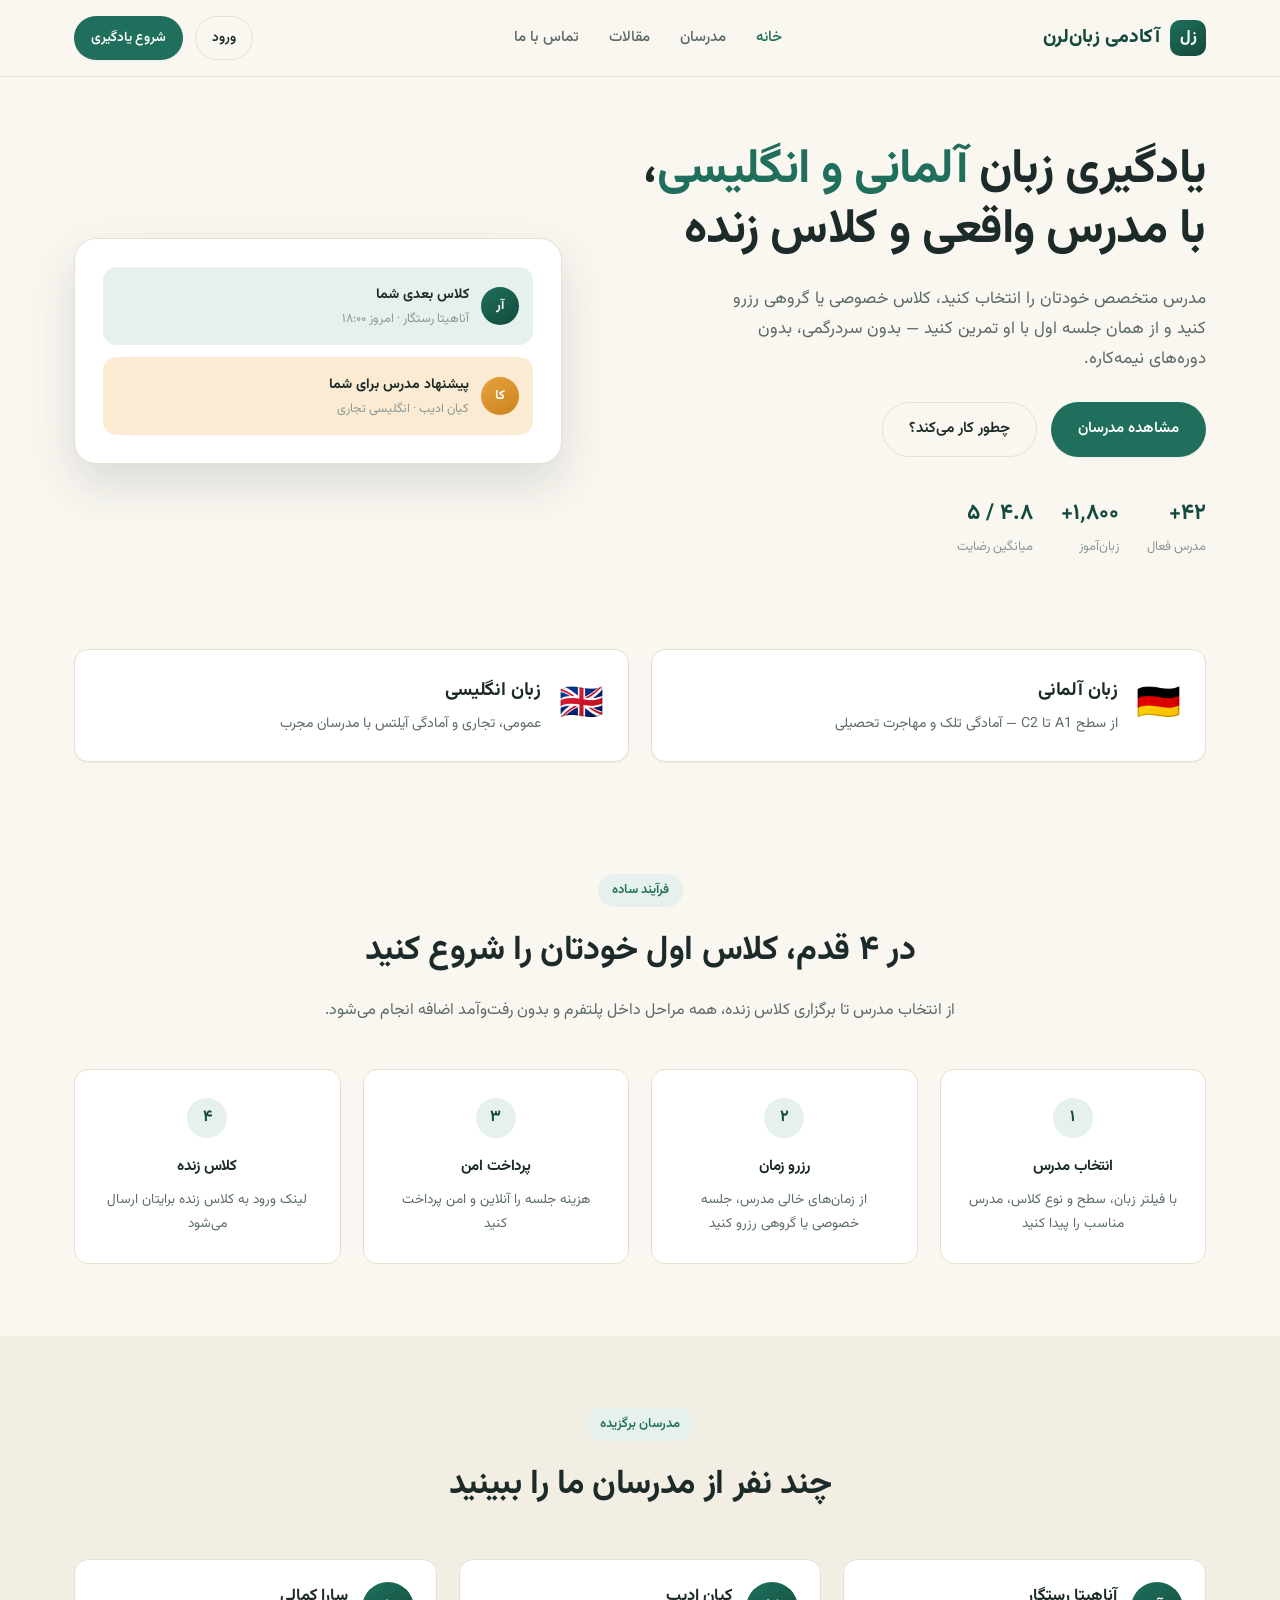
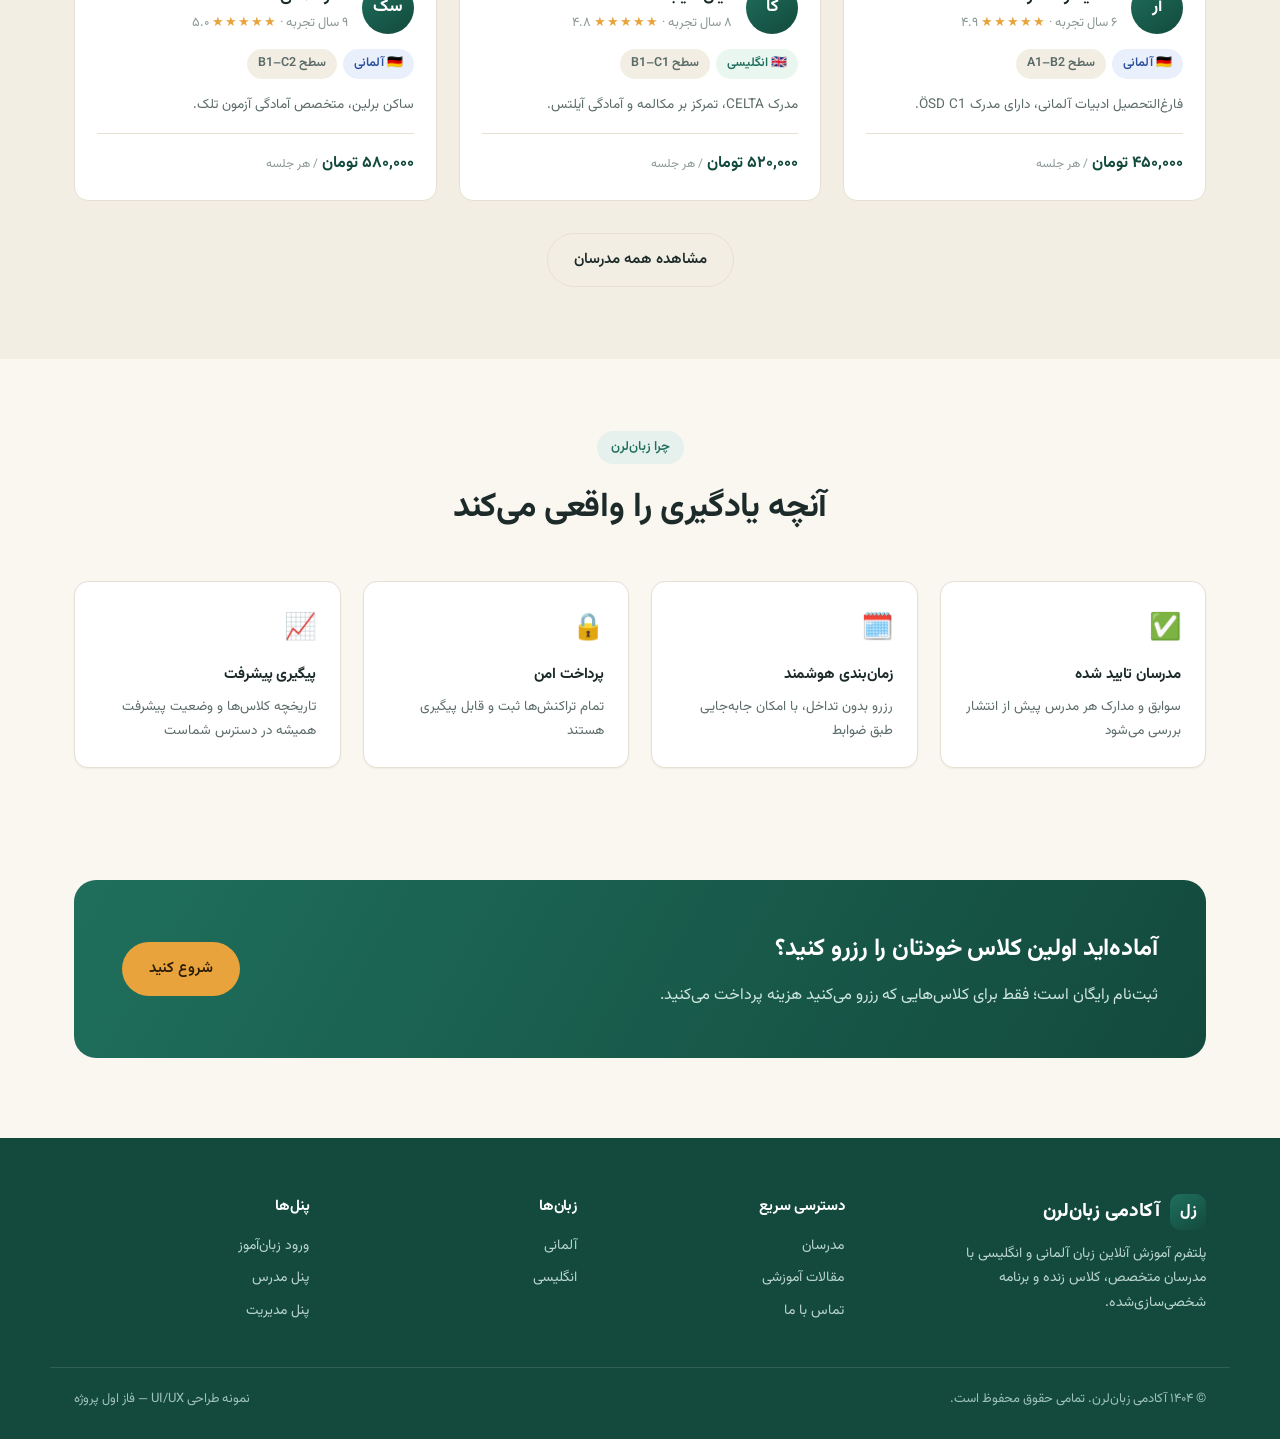
<file: index.html>
<!doctype html>
<html lang="fa" dir="rtl">
<head>
<meta charset="UTF-8">
<meta name="viewport" content="width=device-width, initial-scale=1.0">
<title>آکادمی زبان‌لرن — آموزش آنلاین زبان آلمانی و انگلیسی</title>
<link rel="stylesheet" href="assets/css/style.css">
</head>
<body>

<header class="site-header">
  <div class="container bar">
    <a href="index.html" class="logo"><span class="mark">زل</span> آکادمی زبان‌لرن</a>
    <nav class="nav-links">
      <a href="index.html" class="active">خانه</a>
      <a href="teachers.html">مدرسان</a>
      <a href="articles.html">مقالات</a>
      <a href="contact.html">تماس با ما</a>
    </nav>
    <div class="nav-cta">
      <a href="login.html" class="btn btn-outline btn-sm">ورود</a>
      <a href="teachers.html" class="btn btn-primary btn-sm">شروع یادگیری</a>
      <button class="nav-toggle" onclick="toggleMobileMenu()">☰</button>
    </div>
  </div>
</header>
<div class="mobile-menu" id="mobileMenu">
  <button class="btn btn-ghost" style="align-self:flex-end;font-size:22px" onclick="toggleMobileMenu()">✕</button>
  <a href="index.html">خانه</a>
  <a href="teachers.html">مدرسان</a>
  <a href="articles.html">مقالات</a>
  <a href="contact.html">تماس با ما</a>
  <a href="login.html">ورود / ثبت‌نام</a>
</div>

<section class="hero">
  <div class="container hero-grid">
    <div>
      <h1>یادگیری زبان <em>آلمانی و انگلیسی</em>، با مدرس واقعی و کلاس زنده</h1>
      <p class="lead">مدرس متخصص خودتان را انتخاب کنید، کلاس خصوصی یا گروهی رزرو کنید و از همان جلسه اول با او تمرین کنید — بدون سردرگمی، بدون دوره‌های نیمه‌کاره.</p>
      <div class="hero-actions">
        <a href="teachers.html" class="btn btn-primary">مشاهده مدرسان</a>
        <a href="#how" class="btn btn-outline">چطور کار می‌کند؟</a>
      </div>
      <div class="hero-stats">
        <div><b>۴۲+</b><span>مدرس فعال</span></div>
        <div><b>۱٬۸۰۰+</b><span>زبان‌آموز</span></div>
        <div><b>۴.۸ / ۵</b><span>میانگین رضایت</span></div>
      </div>
    </div>
    <div class="hero-art">
      <div class="mini-card">
        <div class="avatar sm">آر</div>
        <div><b style="font-size:14px">کلاس بعدی شما</b><div style="font-size:12.5px;color:var(--ink-faint)">آناهیتا رستگار · امروز ۱۸:۰۰</div></div>
      </div>
      <div class="mini-card">
        <div class="avatar sm" style="background:linear-gradient(145deg,var(--accent),var(--accent-dark))">کا</div>
        <div><b style="font-size:14px">پیشنهاد مدرس برای شما</b><div style="font-size:12.5px;color:var(--ink-faint)">کیان ادیب · انگلیسی تجاری</div></div>
      </div>
    </div>
  </div>
</section>

<section class="section-tight">
  <div class="container grid grid-2">
    <a href="teachers.html?lang=de" class="card card-pad" style="display:flex;align-items:center;gap:18px">
      <span style="font-size:36px">🇩🇪</span>
      <div><h3 style="margin-bottom:4px">زبان آلمانی</h3><p style="margin:0;color:var(--ink-soft);font-size:14px">از سطح A1 تا C2 — آمادگی تلک و مهاجرت تحصیلی</p></div>
    </a>
    <a href="teachers.html?lang=en" class="card card-pad" style="display:flex;align-items:center;gap:18px">
      <span style="font-size:36px">🇬🇧</span>
      <div><h3 style="margin-bottom:4px">زبان انگلیسی</h3><p style="margin:0;color:var(--ink-soft);font-size:14px">عمومی، تجاری و آمادگی آیلتس با مدرسان مجرب</p></div>
    </a>
  </div>
</section>

<section class="section" id="how">
  <div class="container">
    <div class="section-head">
      <span class="eyebrow">فرآیند ساده</span>
      <h2>در ۴ قدم، کلاس اول خودتان را شروع کنید</h2>
      <p>از انتخاب مدرس تا برگزاری کلاس زنده، همه مراحل داخل پلتفرم و بدون رفت‌وآمد اضافه انجام می‌شود.</p>
    </div>
    <div class="grid grid-4">
      <div class="step-card"><div class="num">۱</div><h3 style="font-size:15px">انتخاب مدرس</h3><p style="font-size:13.5px;color:var(--ink-soft);margin:0">با فیلتر زبان، سطح و نوع کلاس، مدرس مناسب را پیدا کنید</p></div>
      <div class="step-card"><div class="num">۲</div><h3 style="font-size:15px">رزرو زمان</h3><p style="font-size:13.5px;color:var(--ink-soft);margin:0">از زمان‌های خالی مدرس، جلسه خصوصی یا گروهی رزرو کنید</p></div>
      <div class="step-card"><div class="num">۳</div><h3 style="font-size:15px">پرداخت امن</h3><p style="font-size:13.5px;color:var(--ink-soft);margin:0">هزینه جلسه را آنلاین و امن پرداخت کنید</p></div>
      <div class="step-card"><div class="num">۴</div><h3 style="font-size:15px">کلاس زنده</h3><p style="font-size:13.5px;color:var(--ink-soft);margin:0">لینک ورود به کلاس زنده برایتان ارسال می‌شود</p></div>
    </div>
  </div>
</section>

<section class="section" style="background:var(--surface-2)">
  <div class="container">
    <div class="section-head">
      <span class="eyebrow">مدرسان برگزیده</span>
      <h2>چند نفر از مدرسان ما را ببینید</h2>
    </div>
    <div class="grid grid-3">
      <a href="teacher.html?id=1" class="teacher-card">
        <div class="head"><div class="avatar md">آر</div><div><div class="name">آناهیتا رستگار</div><div class="sub">۶ سال تجربه · <span class="stars">★★★★★</span> ۴.۹</div></div></div>
        <div class="tags"><span class="tag lang-de">🇩🇪 آلمانی</span><span class="tag">سطح A1–B2</span></div>
        <div class="bio">فارغ‌التحصیل ادبیات آلمانی، دارای مدرک ÖSD C1.</div>
        <div class="foot"><div class="price">۴۵۰,۰۰۰ تومان <span>/ هر جلسه</span></div></div>
      </a>
      <a href="teacher.html?id=2" class="teacher-card">
        <div class="head"><div class="avatar md">کا</div><div><div class="name">کیان ادیب</div><div class="sub">۸ سال تجربه · <span class="stars">★★★★★</span> ۴.۸</div></div></div>
        <div class="tags"><span class="tag lang-en">🇬🇧 انگلیسی</span><span class="tag">سطح B1–C1</span></div>
        <div class="bio">مدرک CELTA، تمرکز بر مکالمه و آمادگی آیلتس.</div>
        <div class="foot"><div class="price">۵۲۰,۰۰۰ تومان <span>/ هر جلسه</span></div></div>
      </a>
      <a href="teacher.html?id=5" class="teacher-card">
        <div class="head"><div class="avatar md">سک</div><div><div class="name">سارا کمالی</div><div class="sub">۹ سال تجربه · <span class="stars">★★★★★</span> ۵.۰</div></div></div>
        <div class="tags"><span class="tag lang-de">🇩🇪 آلمانی</span><span class="tag">سطح B1–C2</span></div>
        <div class="bio">ساکن برلین، متخصص آمادگی آزمون تلک.</div>
        <div class="foot"><div class="price">۵۸۰,۰۰۰ تومان <span>/ هر جلسه</span></div></div>
      </a>
    </div>
    <div style="text-align:center;margin-top:32px"><a href="teachers.html" class="btn btn-outline">مشاهده همه مدرسان</a></div>
  </div>
</section>

<section class="section">
  <div class="container">
    <div class="section-head">
      <span class="eyebrow">چرا زبان‌لرن</span>
      <h2>آنچه یادگیری را واقعی می‌کند</h2>
    </div>
    <div class="grid grid-4">
      <div class="card card-pad"><div style="font-size:26px;margin-bottom:10px">✅</div><h3 style="font-size:15px">مدرسان تایید شده</h3><p style="font-size:13.5px;color:var(--ink-soft);margin:0">سوابق و مدارک هر مدرس پیش از انتشار بررسی می‌شود</p></div>
      <div class="card card-pad"><div style="font-size:26px;margin-bottom:10px">🗓️</div><h3 style="font-size:15px">زمان‌بندی هوشمند</h3><p style="font-size:13.5px;color:var(--ink-soft);margin:0">رزرو بدون تداخل، با امکان جابه‌جایی طبق ضوابط</p></div>
      <div class="card card-pad"><div style="font-size:26px;margin-bottom:10px">🔒</div><h3 style="font-size:15px">پرداخت امن</h3><p style="font-size:13.5px;color:var(--ink-soft);margin:0">تمام تراکنش‌ها ثبت و قابل پیگیری هستند</p></div>
      <div class="card card-pad"><div style="font-size:26px;margin-bottom:10px">📈</div><h3 style="font-size:15px">پیگیری پیشرفت</h3><p style="font-size:13.5px;color:var(--ink-soft);margin:0">تاریخچه کلاس‌ها و وضعیت پیشرفت همیشه در دسترس شماست</p></div>
    </div>
  </div>
</section>

<section class="section-tight">
  <div class="container">
    <div class="banner-cta">
      <div><h3>آماده‌اید اولین کلاس خودتان را رزرو کنید؟</h3><p>ثبت‌نام رایگان است؛ فقط برای کلاس‌هایی که رزرو می‌کنید هزینه پرداخت می‌کنید.</p></div>
      <a href="teachers.html" class="btn btn-accent">شروع کنید</a>
    </div>
  </div>
</section>

<footer class="site-footer">
  <div class="container footer-grid">
    <div>
      <div class="logo" style="color:#fff;margin-bottom:12px"><span class="mark">زل</span> آکادمی زبان‌لرن</div>
      <p style="color:#B9D4CC;font-size:14px;max-width:280px">پلتفرم آموزش آنلاین زبان آلمانی و انگلیسی با مدرسان متخصص، کلاس زنده و برنامه شخصی‌سازی‌شده.</p>
    </div>
    <div><h4>دسترسی سریع</h4><ul>
      <li><a href="teachers.html">مدرسان</a></li>
      <li><a href="articles.html">مقالات آموزشی</a></li>
      <li><a href="contact.html">تماس با ما</a></li>
    </ul></div>
    <div><h4>زبان‌ها</h4><ul>
      <li><a href="teachers.html?lang=de">آلمانی</a></li>
      <li><a href="teachers.html?lang=en">انگلیسی</a></li>
    </ul></div>
    <div><h4>پنل‌ها</h4><ul>
      <li><a href="login.html">ورود زبان‌آموز</a></li>
      <li><a href="dashboard-teacher.html">پنل مدرس</a></li>
      <li><a href="admin.html">پنل مدیریت</a></li>
    </ul></div>
  </div>
  <div class="container footer-bottom">
    <span>© ۱۴۰۴ آکادمی زبان‌لرن. تمامی حقوق محفوظ است.</span>
    <span>نمونه طراحی UI/UX — فاز اول پروژه</span>
  </div>
</footer>
<div class="toast" id="toast"></div>

<script src="assets/js/data.js"></script>
<script src="assets/js/main.js"></script>
</body>
</html>
</file>
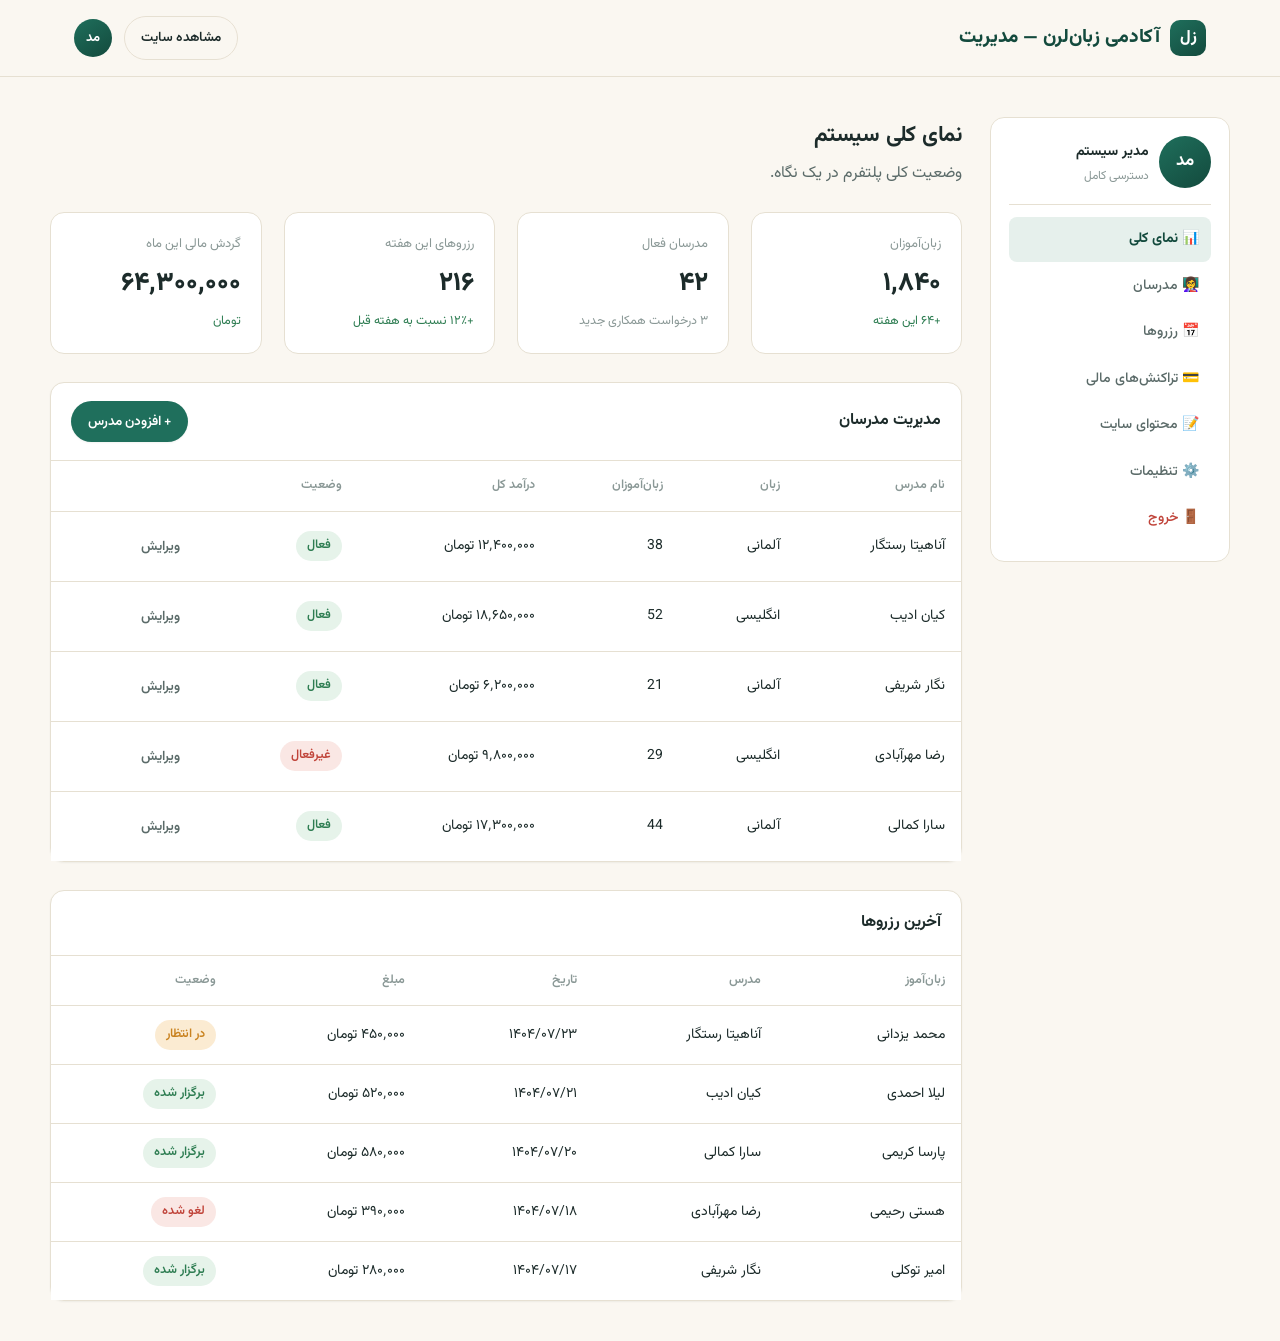
<file: admin.html>
<!doctype html>
<html lang="fa" dir="rtl">
<head>
<meta charset="UTF-8">
<meta name="viewport" content="width=device-width, initial-scale=1.0">
<title>پنل مدیریت · آکادمی زبان‌لرن</title>
<link rel="stylesheet" href="assets/css/style.css">
</head>
<body>

<header class="site-header">
  <div class="container bar">
    <a href="index.html" class="logo"><span class="mark">زل</span> آکادمی زبان‌لرن — مدیریت</a>
    <div class="nav-cta">
      <a href="index.html" class="btn btn-outline btn-sm">مشاهده سایت</a>
      <a href="admin.html" class="avatar sm">مد</a>
    </div>
  </div>
</header>

<div class="container section-tight dash">
  <aside class="dash-side">
    <div class="who"><div class="avatar md">مد</div><div><b style="font-size:14px">مدیر سیستم</b><div style="font-size:12px;color:var(--ink-faint)">دسترسی کامل</div></div></div>
    <a href="#" class="active">📊 نمای کلی</a>
    <a href="#teachersPanel">👩‍🏫 مدرسان</a>
    <a href="#bookingsPanel">📅 رزروها</a>
    <a href="#">💳 تراکنش‌های مالی</a>
    <a href="#">📝 محتوای سایت</a>
    <a href="#">⚙️ تنظیمات</a>
    <a href="login.html" style="color:var(--danger)">🚪 خروج</a>
  </aside>

  <main>
    <h1 style="font-size:22px;margin-bottom:4px">نمای کلی سیستم</h1>
    <p style="color:var(--ink-soft);margin-bottom:24px">وضعیت کلی پلتفرم در یک نگاه.</p>

    <div class="grid grid-4" style="margin-bottom:28px">
      <div class="stat-card"><div class="label">زبان‌آموزان</div><div class="value">۱,۸۴۰</div><div class="delta">+۶۴ این هفته</div></div>
      <div class="stat-card"><div class="label">مدرسان فعال</div><div class="value">۴۲</div><div class="delta" style="color:var(--ink-faint)">۳ درخواست همکاری جدید</div></div>
      <div class="stat-card"><div class="label">رزروهای این هفته</div><div class="value">۲۱۶</div><div class="delta">+۱۲٪ نسبت به هفته قبل</div></div>
      <div class="stat-card"><div class="label">گردش مالی این ماه</div><div class="value">۶۴,۳۰۰,۰۰۰</div><div class="delta">تومان</div></div>
    </div>

    <div class="card" style="margin-bottom:28px" id="teachersPanel">
      <div style="padding:18px 20px;border-bottom:1px solid var(--border);display:flex;justify-content:space-between;align-items:center">
        <h3 style="margin:0;font-size:16px">مدیریت مدرسان</h3>
        <button class="btn btn-sm btn-primary" onclick="toast('فرم افزودن مدرس باز شد')">+ افزودن مدرس</button>
      </div>
      <div class="table-wrap" style="border:none;border-radius:0">
        <table>
          <thead><tr><th>نام مدرس</th><th>زبان</th><th>زبان‌آموزان</th><th>درآمد کل</th><th>وضعیت</th><th></th></tr></thead>
          <tbody id="adminTeacherBody"></tbody>
        </table>
      </div>
    </div>

    <div class="card" id="bookingsPanel">
      <div style="padding:18px 20px;border-bottom:1px solid var(--border)">
        <h3 style="margin:0;font-size:16px">آخرین رزروها</h3>
      </div>
      <div class="table-wrap" style="border:none;border-radius:0">
        <table>
          <thead><tr><th>زبان‌آموز</th><th>مدرس</th><th>تاریخ</th><th>مبلغ</th><th>وضعیت</th></tr></thead>
          <tbody id="adminBookingBody"></tbody>
        </table>
      </div>
    </div>
  </main>
</div>

<div class="toast" id="toast"></div>
<script src="assets/js/data.js"></script>
<script src="assets/js/main.js"></script>
</body>
</html>
</file>
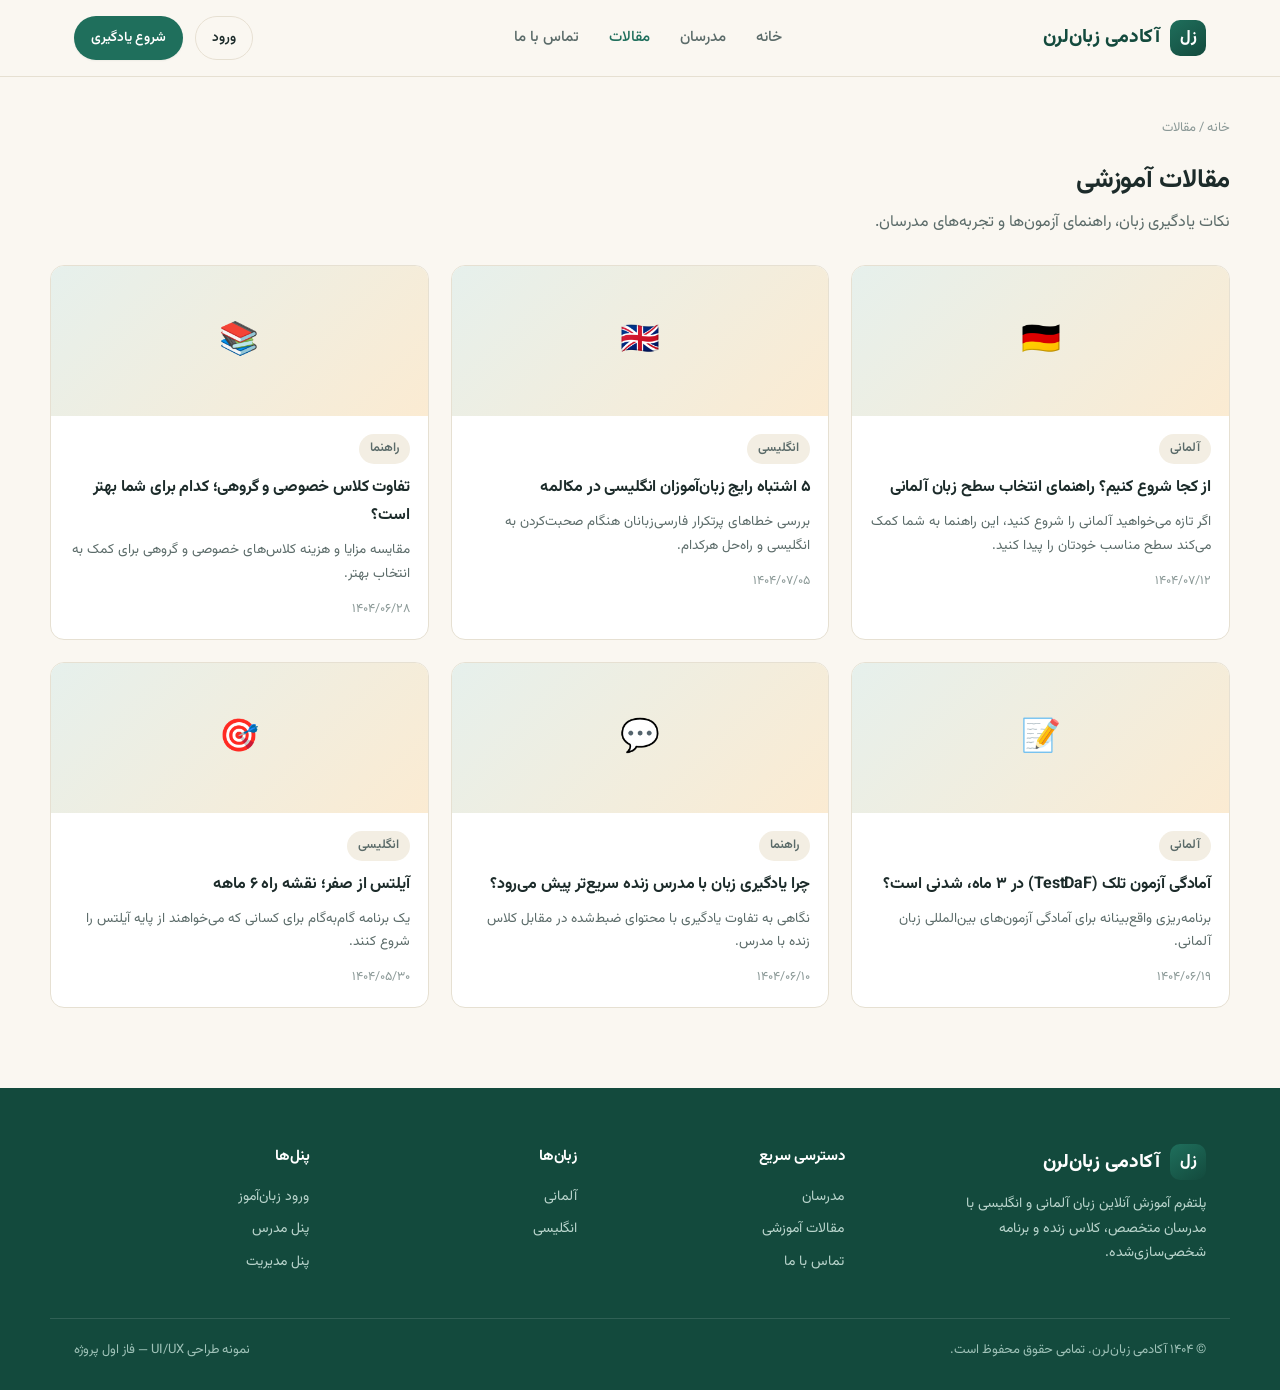
<file: articles.html>
<!doctype html>
<html lang="fa" dir="rtl">
<head>
<meta charset="UTF-8">
<meta name="viewport" content="width=device-width, initial-scale=1.0">
<title>مقالات آموزشی · آکادمی زبان‌لرن</title>
<link rel="stylesheet" href="assets/css/style.css">
</head>
<body>

<header class="site-header">
  <div class="container bar">
    <a href="index.html" class="logo"><span class="mark">زل</span> آکادمی زبان‌لرن</a>
    <nav class="nav-links">
      <a href="index.html">خانه</a>
      <a href="teachers.html">مدرسان</a>
      <a href="articles.html" class="active">مقالات</a>
      <a href="contact.html">تماس با ما</a>
    </nav>
    <div class="nav-cta">
      <a href="login.html" class="btn btn-outline btn-sm">ورود</a>
      <a href="teachers.html" class="btn btn-primary btn-sm">شروع یادگیری</a>
      <button class="nav-toggle" onclick="toggleMobileMenu()">☰</button>
    </div>
  </div>
</header>
<div class="mobile-menu" id="mobileMenu">
  <button class="btn btn-ghost" style="align-self:flex-end;font-size:22px" onclick="toggleMobileMenu()">✕</button>
  <a href="index.html">خانه</a>
  <a href="teachers.html">مدرسان</a>
  <a href="articles.html">مقالات</a>
  <a href="contact.html">تماس با ما</a>
  <a href="login.html">ورود / ثبت‌نام</a>
</div>

<div class="container section-tight">
  <div class="breadcrumb"><a href="index.html">خانه</a> / مقالات</div>
  <h1 style="font-size:26px;margin-bottom:6px">مقالات آموزشی</h1>
  <p style="color:var(--ink-soft);margin-bottom:28px">نکات یادگیری زبان، راهنمای آزمون‌ها و تجربه‌های مدرسان.</p>
  <div class="grid grid-3" id="articleGrid"></div>
</div>

<footer class="site-footer">
  <div class="container footer-grid">
    <div>
      <div class="logo" style="color:#fff;margin-bottom:12px"><span class="mark">زل</span> آکادمی زبان‌لرن</div>
      <p style="color:#B9D4CC;font-size:14px;max-width:280px">پلتفرم آموزش آنلاین زبان آلمانی و انگلیسی با مدرسان متخصص، کلاس زنده و برنامه شخصی‌سازی‌شده.</p>
    </div>
    <div><h4>دسترسی سریع</h4><ul>
      <li><a href="teachers.html">مدرسان</a></li>
      <li><a href="articles.html">مقالات آموزشی</a></li>
      <li><a href="contact.html">تماس با ما</a></li>
    </ul></div>
    <div><h4>زبان‌ها</h4><ul>
      <li><a href="teachers.html?lang=de">آلمانی</a></li>
      <li><a href="teachers.html?lang=en">انگلیسی</a></li>
    </ul></div>
    <div><h4>پنل‌ها</h4><ul>
      <li><a href="login.html">ورود زبان‌آموز</a></li>
      <li><a href="dashboard-teacher.html">پنل مدرس</a></li>
      <li><a href="admin.html">پنل مدیریت</a></li>
    </ul></div>
  </div>
  <div class="container footer-bottom">
    <span>© ۱۴۰۴ آکادمی زبان‌لرن. تمامی حقوق محفوظ است.</span>
    <span>نمونه طراحی UI/UX — فاز اول پروژه</span>
  </div>
</footer>
<div class="toast" id="toast"></div>

<script src="assets/js/data.js"></script>
<script src="assets/js/main.js"></script>
</body>
</html>
</file>
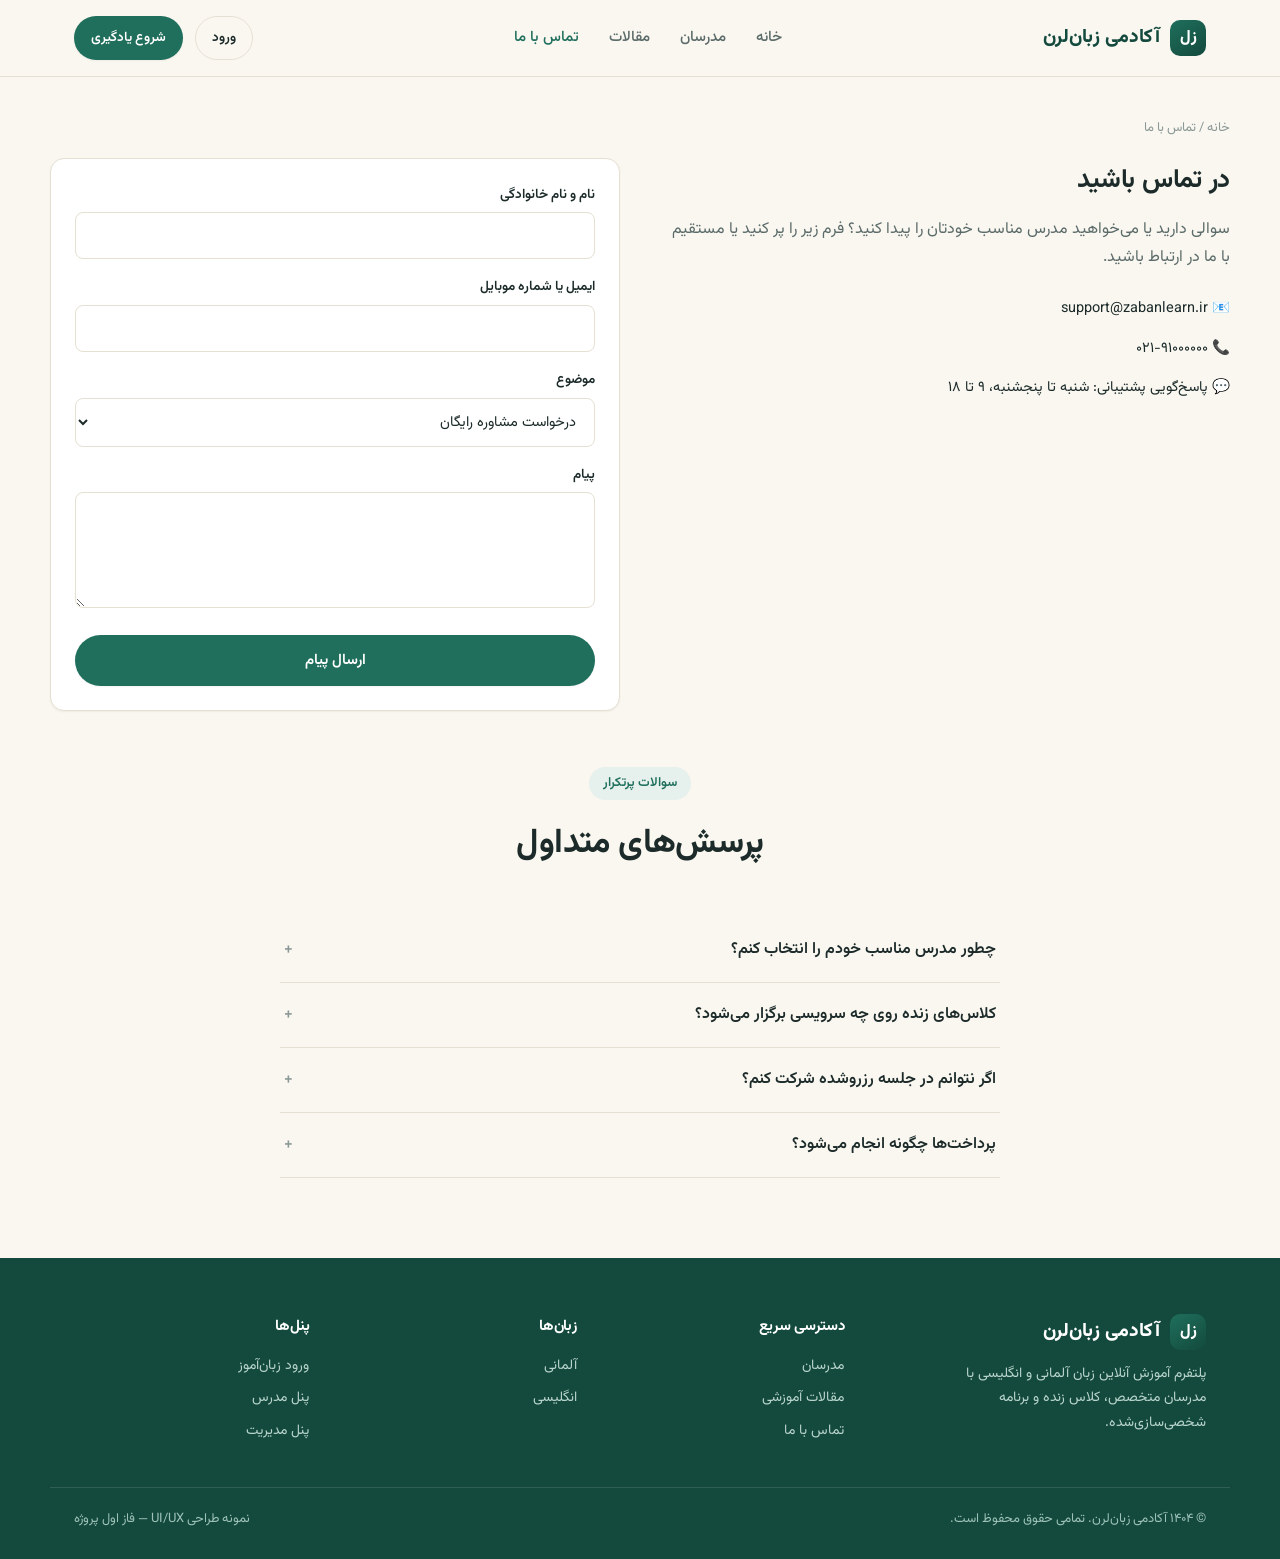
<file: contact.html>
<!doctype html>
<html lang="fa" dir="rtl">
<head>
<meta charset="UTF-8">
<meta name="viewport" content="width=device-width, initial-scale=1.0">
<title>تماس با ما · آکادمی زبان‌لرن</title>
<link rel="stylesheet" href="assets/css/style.css">
</head>
<body>

<header class="site-header">
  <div class="container bar">
    <a href="index.html" class="logo"><span class="mark">زل</span> آکادمی زبان‌لرن</a>
    <nav class="nav-links">
      <a href="index.html">خانه</a>
      <a href="teachers.html">مدرسان</a>
      <a href="articles.html">مقالات</a>
      <a href="contact.html" class="active">تماس با ما</a>
    </nav>
    <div class="nav-cta">
      <a href="login.html" class="btn btn-outline btn-sm">ورود</a>
      <a href="teachers.html" class="btn btn-primary btn-sm">شروع یادگیری</a>
      <button class="nav-toggle" onclick="toggleMobileMenu()">☰</button>
    </div>
  </div>
</header>
<div class="mobile-menu" id="mobileMenu">
  <button class="btn btn-ghost" style="align-self:flex-end;font-size:22px" onclick="toggleMobileMenu()">✕</button>
  <a href="index.html">خانه</a>
  <a href="teachers.html">مدرسان</a>
  <a href="articles.html">مقالات</a>
  <a href="contact.html">تماس با ما</a>
  <a href="login.html">ورود / ثبت‌نام</a>
</div>

<div class="container section-tight">
  <div class="breadcrumb"><a href="index.html">خانه</a> / تماس با ما</div>
  <div class="grid" style="grid-template-columns:1fr 1fr;gap:40px;margin-bottom:56px">
    <div>
      <h1 style="font-size:26px">در تماس باشید</h1>
      <p style="color:var(--ink-soft);margin-bottom:24px">سوالی دارید یا می‌خواهید مدرس مناسب خودتان را پیدا کنید؟ فرم زیر را پر کنید یا مستقیم با ما در ارتباط باشید.</p>
      <ul style="display:flex;flex-direction:column;gap:14px;font-size:14.5px">
        <li>📧 support@zabanlearn.ir</li>
        <li>📞 ۰۲۱-۹۱۰۰۰۰۰۰</li>
        <li>💬 پاسخ‌گویی پشتیبانی: شنبه تا پنجشنبه، ۹ تا ۱۸</li>
      </ul>
    </div>
    <form class="card card-pad" onsubmit="event.preventDefault(); toast('پیام شما ارسال شد ✅')">
      <div class="field"><label>نام و نام خانوادگی</label><input type="text" required></div>
      <div class="field"><label>ایمیل یا شماره موبایل</label><input type="text" required></div>
      <div class="field"><label>موضوع</label>
        <select>
          <option>درخواست مشاوره رایگان</option>
          <option>سوال درباره رزرو کلاس</option>
          <option>همکاری به عنوان مدرس</option>
          <option>مسائل مالی و پرداخت</option>
        </select>
      </div>
      <div class="field"><label>پیام</label><textarea rows="4" required></textarea></div>
      <button class="btn btn-primary btn-block">ارسال پیام</button>
    </form>
  </div>

  <div class="section-head">
    <span class="eyebrow">سوالات پرتکرار</span>
    <h2>پرسش‌های متداول</h2>
  </div>
  <div style="max-width:720px;margin:0 auto">
    <div class="faq-item" onclick="toggleFaq(this)">
      <div class="faq-q">چطور مدرس مناسب خودم را انتخاب کنم؟ <span class="chev">+</span></div>
      <div class="faq-a">از صفحه مدرسان، با فیلتر زبان، سطح و نوع کلاس می‌توانید جست‌وجو کنید و پیش از رزرو، پروفایل کامل هر مدرس شامل سوابق و امتیاز را ببینید.</div>
    </div>
    <div class="faq-item" onclick="toggleFaq(this)">
      <div class="faq-q">کلاس‌های زنده روی چه سرویسی برگزار می‌شود؟ <span class="chev">+</span></div>
      <div class="faq-a">کلاس‌ها از طریق Skyroom برگزار می‌شوند و لینک ورود پیش از شروع برای شما و مدرس ارسال می‌شود.</div>
    </div>
    <div class="faq-item" onclick="toggleFaq(this)">
      <div class="faq-q">اگر نتوانم در جلسه رزرو‌شده شرکت کنم؟ <span class="chev">+</span></div>
      <div class="faq-a">تا ۱۲ ساعت پیش از جلسه می‌توانید رزرو را لغو یا جابه‌جا کنید. جزئیات در پنل کاربری شما موجود است.</div>
    </div>
    <div class="faq-item" onclick="toggleFaq(this)">
      <div class="faq-q">پرداخت‌ها چگونه انجام می‌شود؟ <span class="chev">+</span></div>
      <div class="faq-a">پرداخت به‌صورت آنلاین و پیش از هر جلسه انجام می‌شود و در تاریخچه پنل کاربری شما ثبت می‌ماند.</div>
    </div>
  </div>
</div>

<footer class="site-footer">
  <div class="container footer-grid">
    <div>
      <div class="logo" style="color:#fff;margin-bottom:12px"><span class="mark">زل</span> آکادمی زبان‌لرن</div>
      <p style="color:#B9D4CC;font-size:14px;max-width:280px">پلتفرم آموزش آنلاین زبان آلمانی و انگلیسی با مدرسان متخصص، کلاس زنده و برنامه شخصی‌سازی‌شده.</p>
    </div>
    <div><h4>دسترسی سریع</h4><ul>
      <li><a href="teachers.html">مدرسان</a></li>
      <li><a href="articles.html">مقالات آموزشی</a></li>
      <li><a href="contact.html">تماس با ما</a></li>
    </ul></div>
    <div><h4>زبان‌ها</h4><ul>
      <li><a href="teachers.html?lang=de">آلمانی</a></li>
      <li><a href="teachers.html?lang=en">انگلیسی</a></li>
    </ul></div>
    <div><h4>پنل‌ها</h4><ul>
      <li><a href="login.html">ورود زبان‌آموز</a></li>
      <li><a href="dashboard-teacher.html">پنل مدرس</a></li>
      <li><a href="admin.html">پنل مدیریت</a></li>
    </ul></div>
  </div>
  <div class="container footer-bottom">
    <span>© ۱۴۰۴ آکادمی زبان‌لرن. تمامی حقوق محفوظ است.</span>
    <span>نمونه طراحی UI/UX — فاز اول پروژه</span>
  </div>
</footer>
<div class="toast" id="toast"></div>

<script src="assets/js/data.js"></script>
<script src="assets/js/main.js"></script>
</body>
</html>
</file>
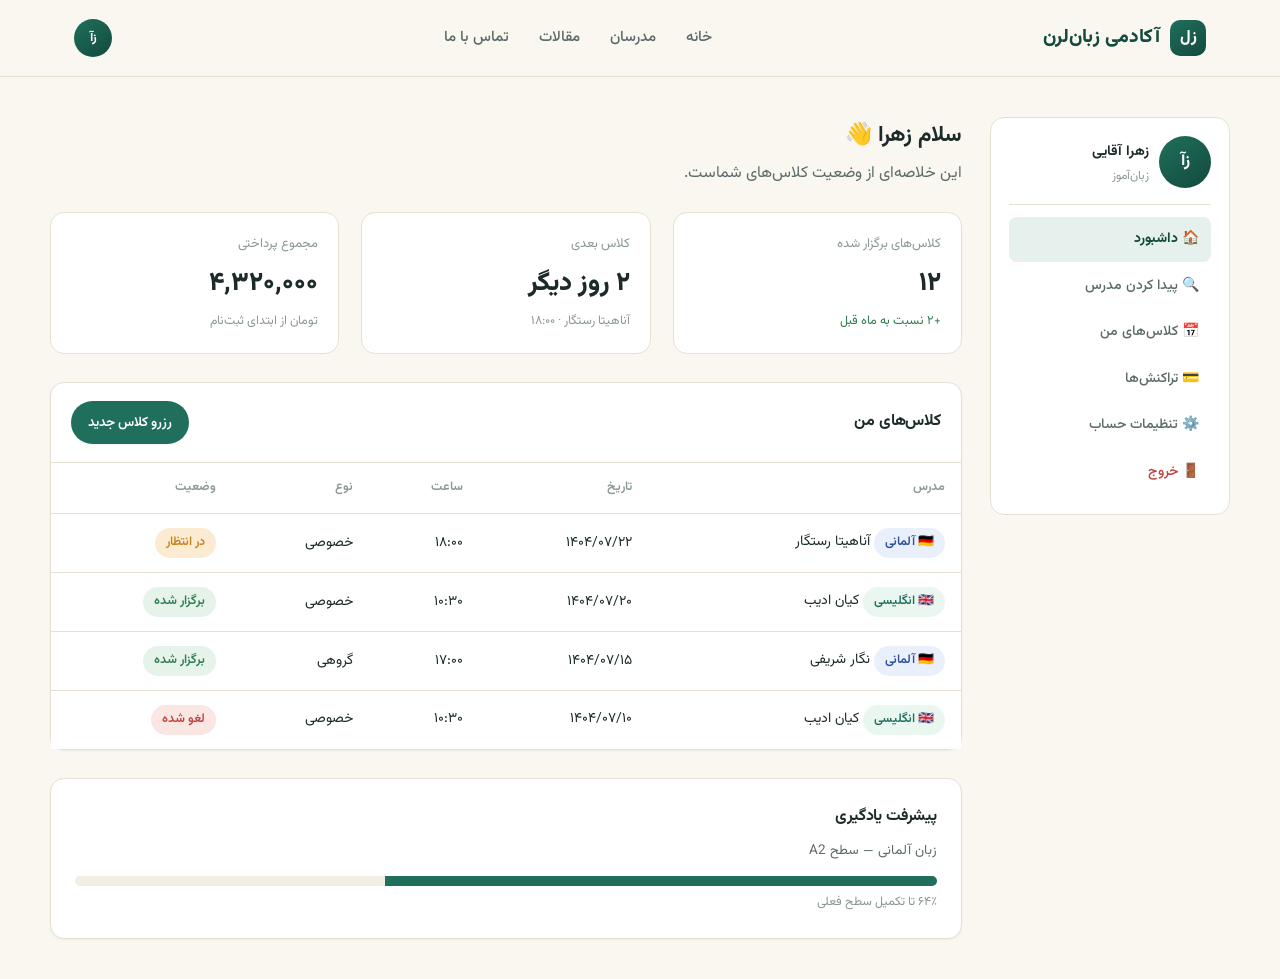
<file: dashboard-student.html>
<!doctype html>
<html lang="fa" dir="rtl">
<head>
<meta charset="UTF-8">
<meta name="viewport" content="width=device-width, initial-scale=1.0">
<title>پنل زبان‌آموز · آکادمی زبان‌لرن</title>
<link rel="stylesheet" href="assets/css/style.css">
</head>
<body>

<header class="site-header">
  <div class="container bar">
    <a href="index.html" class="logo"><span class="mark">زل</span> آکادمی زبان‌لرن</a>
    <nav class="nav-links">
      <a href="index.html">خانه</a>
      <a href="teachers.html">مدرسان</a>
      <a href="articles.html">مقالات</a>
      <a href="contact.html">تماس با ما</a>
    </nav>
    <div class="nav-cta">
      <a href="dashboard-student.html" class="avatar sm">زآ</a>
      <button class="nav-toggle" onclick="toggleMobileMenu()">☰</button>
    </div>
  </div>
</header>
<div class="mobile-menu" id="mobileMenu">
  <button class="btn btn-ghost" style="align-self:flex-end;font-size:22px" onclick="toggleMobileMenu()">✕</button>
  <a href="index.html">خانه</a>
  <a href="teachers.html">مدرسان</a>
  <a href="dashboard-student.html">پنل من</a>
  <a href="login.html">خروج</a>
</div>

<div class="container section-tight dash">
  <aside class="dash-side">
    <div class="who"><div class="avatar md">زآ</div><div><b style="font-size:14px">زهرا آقایی</b><div style="font-size:12px;color:var(--ink-faint)">زبان‌آموز</div></div></div>
    <a href="#" class="active">🏠 داشبورد</a>
    <a href="teachers.html">🔍 پیدا کردن مدرس</a>
    <a href="#">📅 کلاس‌های من</a>
    <a href="#">💳 تراکنش‌ها</a>
    <a href="#">⚙️ تنظیمات حساب</a>
    <a href="login.html" style="color:var(--danger)">🚪 خروج</a>
  </aside>

  <main>
    <h1 style="font-size:22px;margin-bottom:4px">سلام زهرا 👋</h1>
    <p style="color:var(--ink-soft);margin-bottom:24px">این خلاصه‌ای از وضعیت کلاس‌های شماست.</p>

    <div class="grid grid-3" style="margin-bottom:28px">
      <div class="stat-card"><div class="label">کلاس‌های برگزار شده</div><div class="value">۱۲</div><div class="delta">+۲ نسبت به ماه قبل</div></div>
      <div class="stat-card"><div class="label">کلاس بعدی</div><div class="value">۲ روز دیگر</div><div class="delta" style="color:var(--ink-faint)">آناهیتا رستگار · ۱۸:۰۰</div></div>
      <div class="stat-card"><div class="label">مجموع پرداختی</div><div class="value">۴,۳۲۰,۰۰۰</div><div class="delta" style="color:var(--ink-faint)">تومان از ابتدای ثبت‌نام</div></div>
    </div>

    <div class="card" style="margin-bottom:28px">
      <div style="padding:18px 20px;border-bottom:1px solid var(--border);display:flex;justify-content:space-between;align-items:center">
        <h3 style="margin:0;font-size:16px">کلاس‌های من</h3>
        <a href="teachers.html" class="btn btn-sm btn-primary">رزرو کلاس جدید</a>
      </div>
      <div class="table-wrap" style="border:none;border-radius:0">
        <table>
          <thead><tr><th>مدرس</th><th>تاریخ</th><th>ساعت</th><th>نوع</th><th>وضعیت</th></tr></thead>
          <tbody id="bkStudentBody"></tbody>
        </table>
      </div>
    </div>

    <div class="card card-pad">
      <h3 style="margin-top:0;font-size:16px">پیشرفت یادگیری</h3>
      <p style="color:var(--ink-soft);font-size:13.5px">زبان آلمانی — سطح A2</p>
      <div style="height:10px;background:var(--surface-2);border-radius:999px;overflow:hidden;margin-bottom:6px">
        <div style="width:64%;height:100%;background:var(--primary)"></div>
      </div>
      <p style="font-size:12.5px;color:var(--ink-faint);margin:0">۶۴٪ تا تکمیل سطح فعلی</p>
    </div>
  </main>
</div>

<div class="toast" id="toast"></div>
<script src="assets/js/data.js"></script>
<script src="assets/js/main.js"></script>
</body>
</html>
</file>
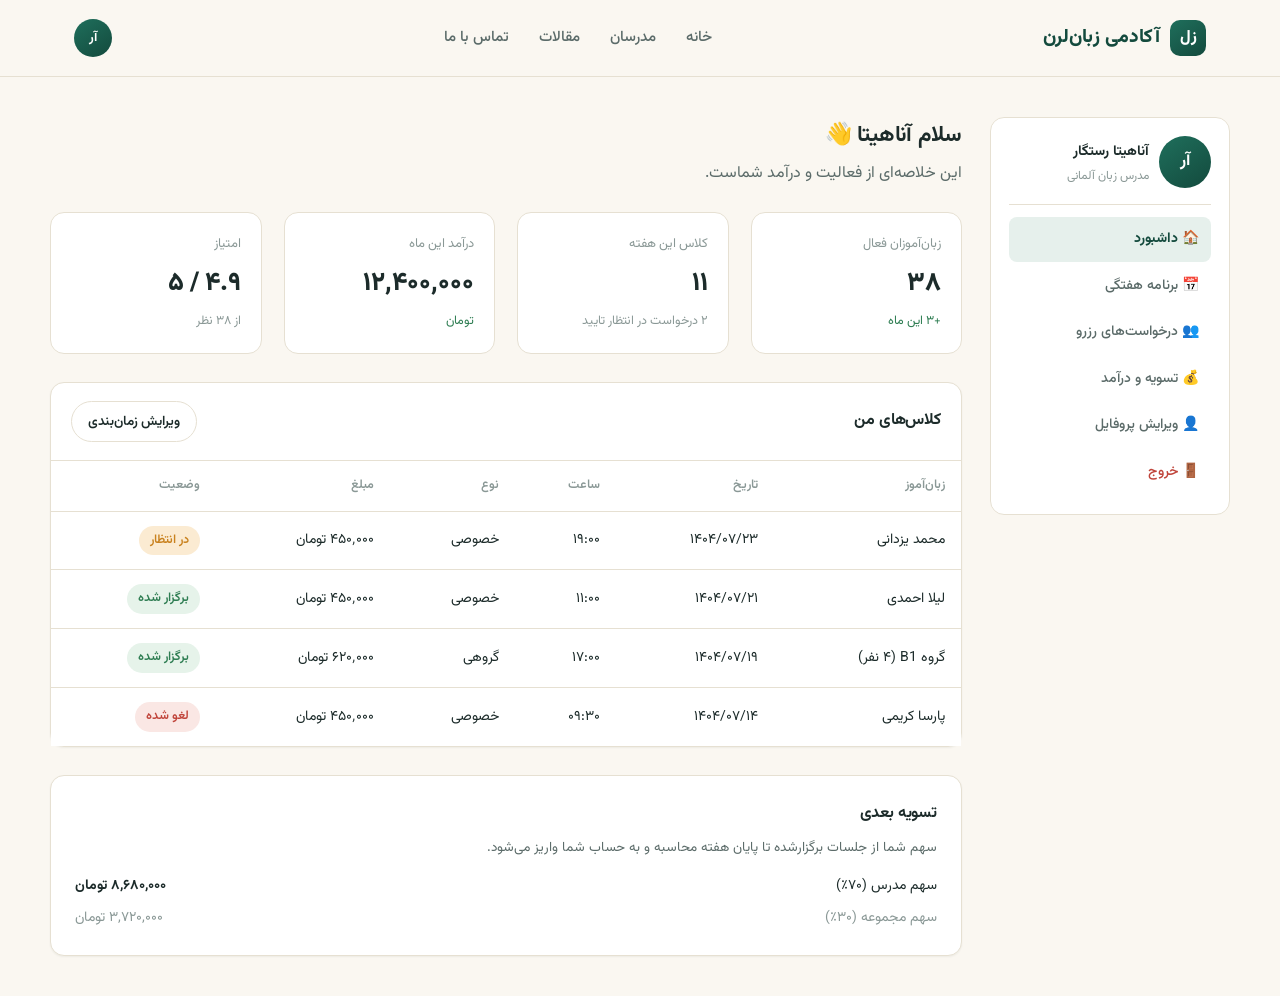
<file: dashboard-teacher.html>
<!doctype html>
<html lang="fa" dir="rtl">
<head>
<meta charset="UTF-8">
<meta name="viewport" content="width=device-width, initial-scale=1.0">
<title>پنل مدرس · آکادمی زبان‌لرن</title>
<link rel="stylesheet" href="assets/css/style.css">
</head>
<body>

<header class="site-header">
  <div class="container bar">
    <a href="index.html" class="logo"><span class="mark">زل</span> آکادمی زبان‌لرن</a>
    <nav class="nav-links">
      <a href="index.html">خانه</a>
      <a href="teachers.html">مدرسان</a>
      <a href="articles.html">مقالات</a>
      <a href="contact.html">تماس با ما</a>
    </nav>
    <div class="nav-cta">
      <a href="dashboard-teacher.html" class="avatar sm">آر</a>
      <button class="nav-toggle" onclick="toggleMobileMenu()">☰</button>
    </div>
  </div>
</header>
<div class="mobile-menu" id="mobileMenu">
  <button class="btn btn-ghost" style="align-self:flex-end;font-size:22px" onclick="toggleMobileMenu()">✕</button>
  <a href="index.html">خانه</a>
  <a href="dashboard-teacher.html">پنل مدرس</a>
  <a href="login.html">خروج</a>
</div>

<div class="container section-tight dash">
  <aside class="dash-side">
    <div class="who"><div class="avatar md">آر</div><div><b style="font-size:14px">آناهیتا رستگار</b><div style="font-size:12px;color:var(--ink-faint)">مدرس زبان آلمانی</div></div></div>
    <a href="#" class="active">🏠 داشبورد</a>
    <a href="#">📅 برنامه هفتگی</a>
    <a href="#">👥 درخواست‌های رزرو</a>
    <a href="#">💰 تسویه و درآمد</a>
    <a href="#">👤 ویرایش پروفایل</a>
    <a href="login.html" style="color:var(--danger)">🚪 خروج</a>
  </aside>

  <main>
    <h1 style="font-size:22px;margin-bottom:4px">سلام آناهیتا 👋</h1>
    <p style="color:var(--ink-soft);margin-bottom:24px">این خلاصه‌ای از فعالیت و درآمد شماست.</p>

    <div class="grid grid-4" style="margin-bottom:28px">
      <div class="stat-card"><div class="label">زبان‌آموزان فعال</div><div class="value">۳۸</div><div class="delta">+۳ این ماه</div></div>
      <div class="stat-card"><div class="label">کلاس این هفته</div><div class="value">۱۱</div><div class="delta" style="color:var(--ink-faint)">۲ درخواست در انتظار تایید</div></div>
      <div class="stat-card"><div class="label">درآمد این ماه</div><div class="value">۱۲,۴۰۰,۰۰۰</div><div class="delta">تومان</div></div>
      <div class="stat-card"><div class="label">امتیاز</div><div class="value">۴.۹ / ۵</div><div class="delta" style="color:var(--ink-faint)">از ۳۸ نظر</div></div>
    </div>

    <div class="card" style="margin-bottom:28px">
      <div style="padding:18px 20px;border-bottom:1px solid var(--border);display:flex;justify-content:space-between;align-items:center">
        <h3 style="margin:0;font-size:16px">کلاس‌های من</h3>
        <button class="btn btn-sm btn-outline" onclick="toast('زمان‌بندی هفتگی بروزرسانی شد')">ویرایش زمان‌بندی</button>
      </div>
      <div class="table-wrap" style="border:none;border-radius:0">
        <table>
          <thead><tr><th>زبان‌آموز</th><th>تاریخ</th><th>ساعت</th><th>نوع</th><th>مبلغ</th><th>وضعیت</th></tr></thead>
          <tbody id="bkTeacherBody"></tbody>
        </table>
      </div>
    </div>

    <div class="card card-pad">
      <h3 style="margin-top:0;font-size:16px">تسویه بعدی</h3>
      <p style="color:var(--ink-soft);font-size:13.5px;margin-bottom:14px">سهم شما از جلسات برگزار‌شده تا پایان هفته محاسبه و به حساب شما واریز می‌شود.</p>
      <div style="display:flex;justify-content:space-between;font-size:14px;margin-bottom:8px"><span>سهم مدرس (۷۰٪)</span><b>۸,۶۸۰,۰۰۰ تومان</b></div>
      <div style="display:flex;justify-content:space-between;font-size:14px;color:var(--ink-faint)"><span>سهم مجموعه (۳۰٪)</span><span>۳,۷۲۰,۰۰۰ تومان</span></div>
    </div>
  </main>
</div>

<div class="toast" id="toast"></div>
<script src="assets/js/data.js"></script>
<script src="assets/js/main.js"></script>
</body>
</html>
</file>
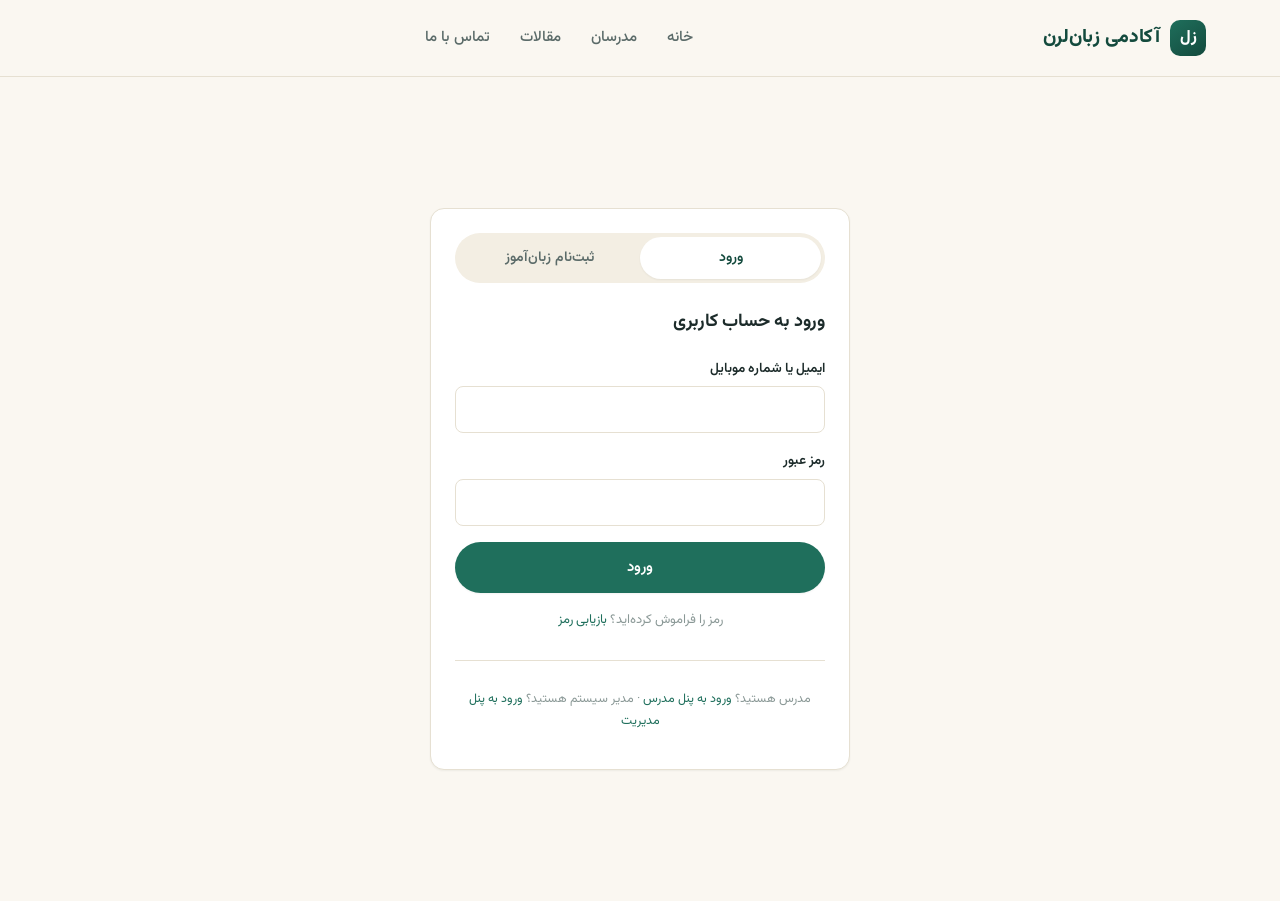
<file: login.html>
<!doctype html>
<html lang="fa" dir="rtl">
<head>
<meta charset="UTF-8">
<meta name="viewport" content="width=device-width, initial-scale=1.0">
<title>ورود / ثبت‌نام · آکادمی زبان‌لرن</title>
<link rel="stylesheet" href="assets/css/style.css">
<style>
  .auth-wrap{min-height:calc(100vh - 76px);display:flex;align-items:center;justify-content:center;padding:40px 20px}
  .auth-card{width:100%;max-width:420px}
  .tabs{display:flex;background:var(--surface-2);border-radius:999px;padding:4px;margin-bottom:24px}
  .tabs button{flex:1;padding:10px;border:none;background:transparent;border-radius:999px;font-weight:600;font-size:14px;color:var(--ink-soft)}
  .tabs button.active{background:var(--surface);color:var(--primary-dark);box-shadow:var(--shadow-sm)}
  .pane{display:none}
  .pane.active{display:block}
</style>
</head>
<body>

<header class="site-header">
  <div class="container bar">
    <a href="index.html" class="logo"><span class="mark">زل</span> آکادمی زبان‌لرن</a>
    <nav class="nav-links">
      <a href="index.html">خانه</a>
      <a href="teachers.html">مدرسان</a>
      <a href="articles.html">مقالات</a>
      <a href="contact.html">تماس با ما</a>
    </nav>
    <div class="nav-cta"><button class="nav-toggle" onclick="toggleMobileMenu()">☰</button></div>
  </div>
</header>
<div class="mobile-menu" id="mobileMenu">
  <button class="btn btn-ghost" style="align-self:flex-end;font-size:22px" onclick="toggleMobileMenu()">✕</button>
  <a href="index.html">خانه</a>
  <a href="teachers.html">مدرسان</a>
  <a href="articles.html">مقالات</a>
  <a href="contact.html">تماس با ما</a>
</div>

<div class="auth-wrap">
  <div class="card card-pad auth-card">
    <div class="tabs">
      <button id="tabLogin" class="active" onclick="switchTab('login')">ورود</button>
      <button id="tabSignup" onclick="switchTab('signup')">ثبت‌نام زبان‌آموز</button>
    </div>

    <div id="paneLogin" class="pane active">
      <h2 style="font-size:18px;margin-bottom:18px">ورود به حساب کاربری</h2>
      <form onsubmit="event.preventDefault(); location.href='dashboard-student.html'">
        <div class="field"><label>ایمیل یا شماره موبایل</label><input type="text" required></div>
        <div class="field"><label>رمز عبور</label><input type="password" required></div>
        <button class="btn btn-primary btn-block">ورود</button>
      </form>
      <p style="text-align:center;font-size:13px;color:var(--ink-faint);margin-top:16px">رمز را فراموش کرده‌اید؟ <a href="#" style="color:var(--primary)">بازیابی رمز</a></p>
    </div>

    <div id="paneSignup" class="pane">
      <h2 style="font-size:18px;margin-bottom:18px">ایجاد حساب زبان‌آموز</h2>
      <form onsubmit="event.preventDefault(); location.href='teachers.html'">
        <div class="field"><label>نام و نام خانوادگی</label><input type="text" required></div>
        <div class="field"><label>شماره موبایل</label><input type="text" required></div>
        <div class="field"><label>رمز عبور</label><input type="password" required></div>
        <div class="field"><label>زبان مورد نظر</label>
          <select>
            <option>آلمانی</option>
            <option>انگلیسی</option>
          </select>
        </div>
        <button class="btn btn-primary btn-block">ثبت‌نام و انتخاب مدرس</button>
      </form>
    </div>

    <div class="divider"></div>
    <p style="text-align:center;font-size:12.5px;color:var(--ink-faint)">مدرس هستید؟ <a href="dashboard-teacher.html" style="color:var(--primary)">ورود به پنل مدرس</a> · مدیر سیستم هستید؟ <a href="admin.html" style="color:var(--primary)">ورود به پنل مدیریت</a></p>
  </div>
</div>

<script>
  function switchTab(name){
    document.getElementById('tabLogin').classList.toggle('active', name==='login');
    document.getElementById('tabSignup').classList.toggle('active', name==='signup');
    document.getElementById('paneLogin').classList.toggle('active', name==='login');
    document.getElementById('paneSignup').classList.toggle('active', name==='signup');
  }
  function toggleMobileMenu(){ document.getElementById('mobileMenu').classList.toggle('open'); }
</script>
</body>
</html>
</file>
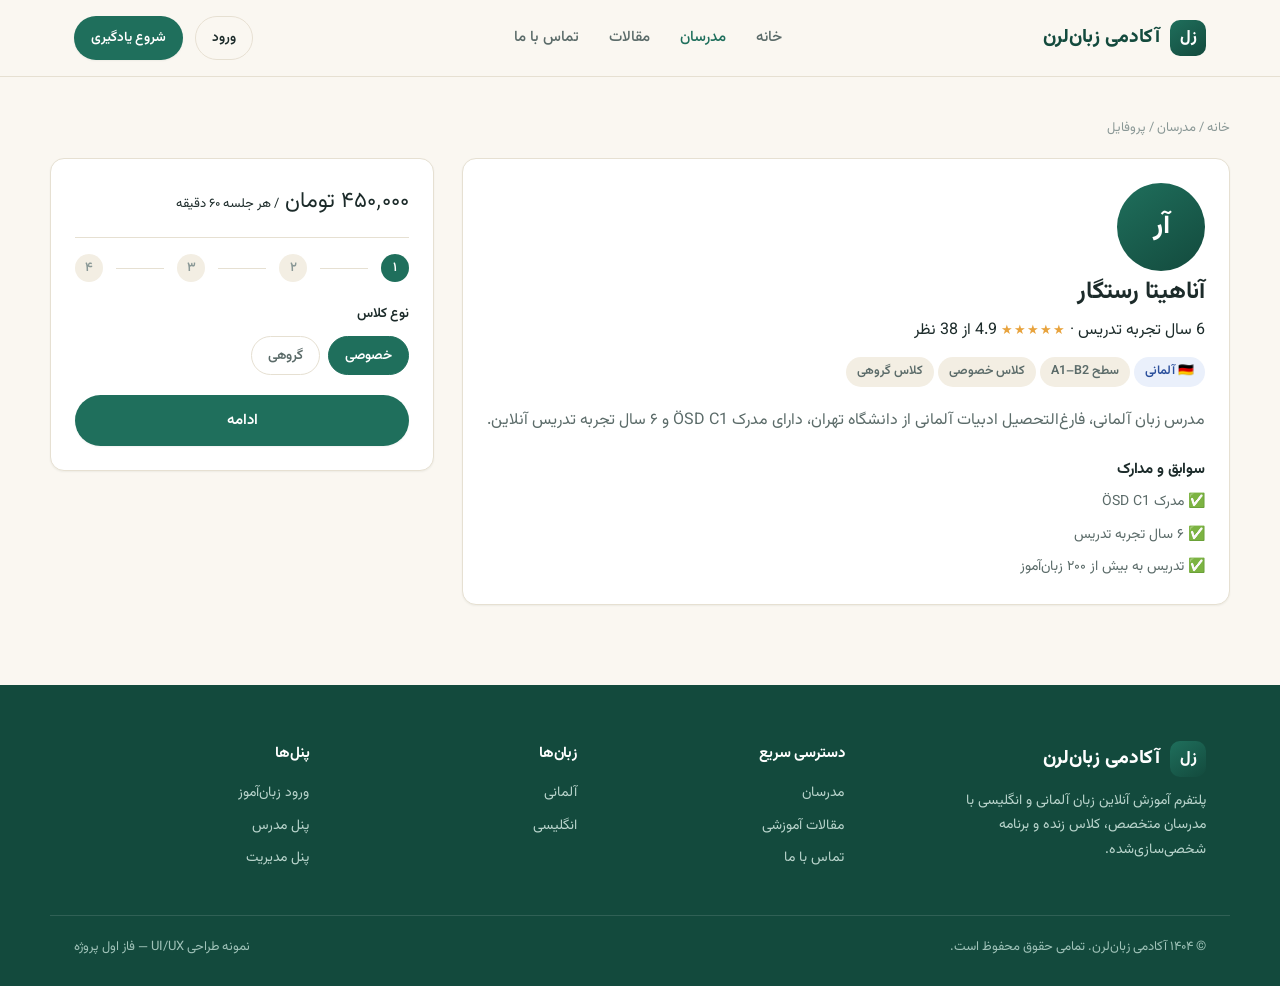
<file: teacher.html>
<!doctype html>
<html lang="fa" dir="rtl">
<head>
<meta charset="UTF-8">
<meta name="viewport" content="width=device-width, initial-scale=1.0">
<title>پروفایل مدرس · آکادمی زبان‌لرن</title>
<link rel="stylesheet" href="assets/css/style.css">
</head>
<body>

<header class="site-header">
  <div class="container bar">
    <a href="index.html" class="logo"><span class="mark">زل</span> آکادمی زبان‌لرن</a>
    <nav class="nav-links">
      <a href="index.html">خانه</a>
      <a href="teachers.html" class="active">مدرسان</a>
      <a href="articles.html">مقالات</a>
      <a href="contact.html">تماس با ما</a>
    </nav>
    <div class="nav-cta">
      <a href="login.html" class="btn btn-outline btn-sm">ورود</a>
      <a href="teachers.html" class="btn btn-primary btn-sm">شروع یادگیری</a>
      <button class="nav-toggle" onclick="toggleMobileMenu()">☰</button>
    </div>
  </div>
</header>
<div class="mobile-menu" id="mobileMenu">
  <button class="btn btn-ghost" style="align-self:flex-end;font-size:22px" onclick="toggleMobileMenu()">✕</button>
  <a href="index.html">خانه</a>
  <a href="teachers.html">مدرسان</a>
  <a href="articles.html">مقالات</a>
  <a href="contact.html">تماس با ما</a>
  <a href="login.html">ورود / ثبت‌نام</a>
</div>

<div class="container section-tight">
  <div class="breadcrumb"><a href="index.html">خانه</a> / <a href="teachers.html">مدرسان</a> / پروفایل</div>

  <div class="grid" style="grid-template-columns:2fr 1fr;align-items:start;gap:28px">
    <div class="card card-pad" id="teacherProfile"></div>

    <div class="card card-pad" id="bookingBox">
      <div id="priceBox"></div>
      <div class="divider" style="margin:16px 0"></div>

      <div class="stepper" style="justify-content:space-between;margin-bottom:20px">
        <div class="s active"><span class="dot">۱</span></div>
        <div class="line"></div>
        <div class="s"><span class="dot">۲</span></div>
        <div class="line"></div>
        <div class="s"><span class="dot">۳</span></div>
        <div class="line"></div>
        <div class="s"><span class="dot">۴</span></div>
      </div>

      <div id="step1" class="booking-step">
        <label style="font-size:13.5px;font-weight:600;display:block;margin-bottom:10px">نوع کلاس</label>
        <div class="pill-group" style="margin-bottom:20px">
          <button class="pill active" data-booking-type="private" onclick="selectBookingType('private',this)">خصوصی</button>
          <button class="pill" data-booking-type="group" onclick="selectBookingType('group',this)">گروهی</button>
        </div>
        <button class="btn btn-primary btn-block" onclick="goStep(2)">ادامه</button>
      </div>

      <div id="step2" class="booking-step" style="display:none">
        <label style="font-size:13.5px;font-weight:600;display:block;margin-bottom:10px">زمان‌های خالی — چهارشنبه ۱۴۰۴/۰۷/۲۴</label>
        <div class="grid grid-3" style="gap:8px;margin-bottom:20px">
          <div class="time-slot" onclick="selectTime(this)">۱۰:۰۰</div>
          <div class="time-slot disabled" onclick="selectTime(this)">۱۱:۰۰</div>
          <div class="time-slot" onclick="selectTime(this)">۱۲:۰۰</div>
          <div class="time-slot" onclick="selectTime(this)">۱۶:۰۰</div>
          <div class="time-slot disabled" onclick="selectTime(this)">۱۷:۰۰</div>
          <div class="time-slot" onclick="selectTime(this)">۱۸:۰۰</div>
          <div class="time-slot" onclick="selectTime(this)">۱۹:۰۰</div>
          <div class="time-slot" onclick="selectTime(this)">۲۰:۰۰</div>
          <div class="time-slot disabled" onclick="selectTime(this)">۲۱:۰۰</div>
        </div>
        <div style="display:flex;gap:10px">
          <button class="btn btn-outline" onclick="goStep(1)">بازگشت</button>
          <button class="btn btn-primary btn-block" onclick="goStep(3)">ادامه به پرداخت</button>
        </div>
      </div>

      <div id="step3" class="booking-step" style="display:none">
        <div id="summaryBox" style="font-size:14px;margin-bottom:18px"></div>
        <div class="field"><label>شماره کارت</label><input type="text" placeholder="•••• •••• •••• ••••" maxlength="19"></div>
        <div class="field-row">
          <div class="field"><label>تاریخ انقضا</label><input type="text" placeholder="۰۴/۰۸"></div>
          <div class="field"><label>CVV2</label><input type="text" placeholder="•••"></div>
        </div>
        <p style="font-size:12px;color:var(--ink-faint);margin:-4px 0 16px">🔒 پرداخت نمایشی برای این نمونه UI است و به درگاه واقعی متصل نیست.</p>
        <div style="display:flex;gap:10px">
          <button class="btn btn-outline" onclick="goStep(2)">بازگشت</button>
          <button class="btn btn-accent btn-block" onclick="confirmPayment()">پرداخت و تایید رزرو</button>
        </div>
      </div>

      <div id="step4" class="booking-step" style="display:none;text-align:center;padding:12px 0">
        <div style="font-size:42px;margin-bottom:10px">✅</div>
        <h3 style="font-size:17px">رزرو شما ثبت شد</h3>
        <p style="color:var(--ink-soft);font-size:13.5px">لینک ورود به کلاس زنده، ۱۰ دقیقه پیش از شروع برای شما ارسال می‌شود.</p>
        <a href="dashboard-student.html" class="btn btn-primary btn-block">مشاهده در پنل من</a>
      </div>
    </div>
  </div>
</div>

<footer class="site-footer">
  <div class="container footer-grid">
    <div>
      <div class="logo" style="color:#fff;margin-bottom:12px"><span class="mark">زل</span> آکادمی زبان‌لرن</div>
      <p style="color:#B9D4CC;font-size:14px;max-width:280px">پلتفرم آموزش آنلاین زبان آلمانی و انگلیسی با مدرسان متخصص، کلاس زنده و برنامه شخصی‌سازی‌شده.</p>
    </div>
    <div><h4>دسترسی سریع</h4><ul>
      <li><a href="teachers.html">مدرسان</a></li>
      <li><a href="articles.html">مقالات آموزشی</a></li>
      <li><a href="contact.html">تماس با ما</a></li>
    </ul></div>
    <div><h4>زبان‌ها</h4><ul>
      <li><a href="teachers.html?lang=de">آلمانی</a></li>
      <li><a href="teachers.html?lang=en">انگلیسی</a></li>
    </ul></div>
    <div><h4>پنل‌ها</h4><ul>
      <li><a href="login.html">ورود زبان‌آموز</a></li>
      <li><a href="dashboard-teacher.html">پنل مدرس</a></li>
      <li><a href="admin.html">پنل مدیریت</a></li>
    </ul></div>
  </div>
  <div class="container footer-bottom">
    <span>© ۱۴۰۴ آکادمی زبان‌لرن. تمامی حقوق محفوظ است.</span>
    <span>نمونه طراحی UI/UX — فاز اول پروژه</span>
  </div>
</footer>
<div class="toast" id="toast"></div>

<script src="assets/js/data.js"></script>
<script src="assets/js/main.js"></script>
</body>
</html>
</file>
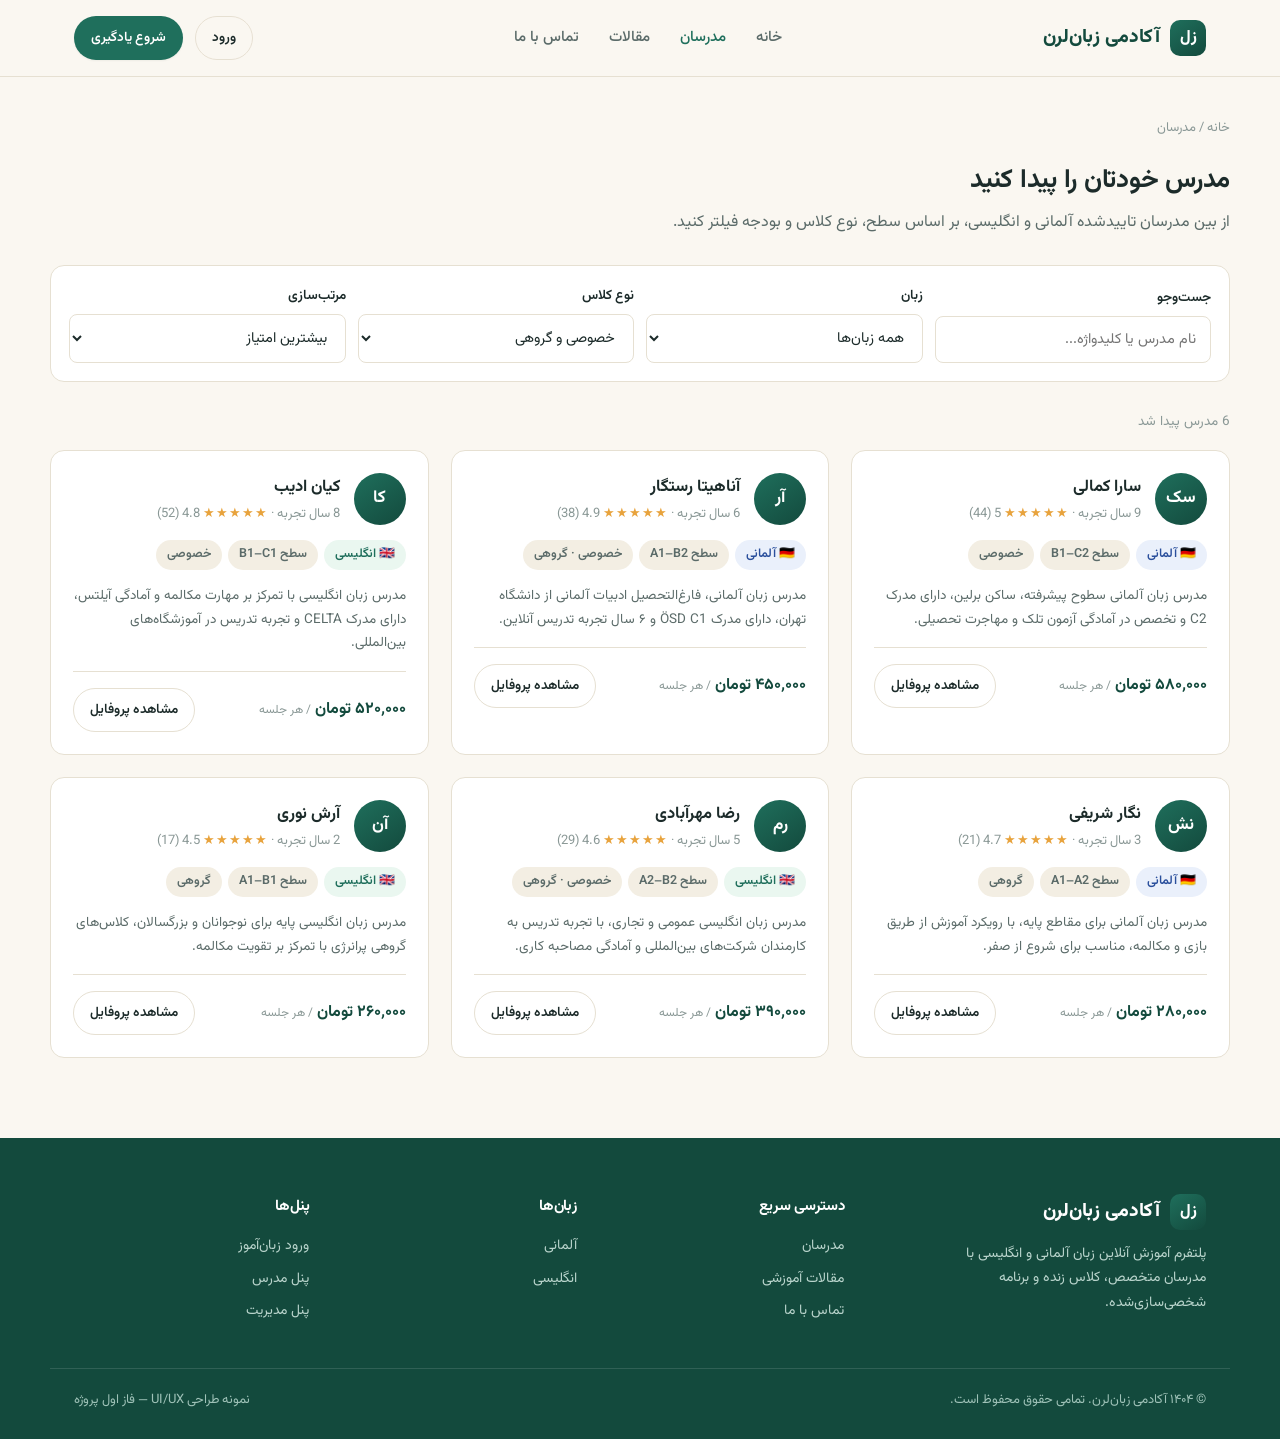
<file: teachers.html>
<!doctype html>
<html lang="fa" dir="rtl">
<head>
<meta charset="UTF-8">
<meta name="viewport" content="width=device-width, initial-scale=1.0">
<title>مدرسان · آکادمی زبان‌لرن</title>
<link rel="stylesheet" href="assets/css/style.css">
</head>
<body>

<header class="site-header">
  <div class="container bar">
    <a href="index.html" class="logo"><span class="mark">زل</span> آکادمی زبان‌لرن</a>
    <nav class="nav-links">
      <a href="index.html">خانه</a>
      <a href="teachers.html" class="active">مدرسان</a>
      <a href="articles.html">مقالات</a>
      <a href="contact.html">تماس با ما</a>
    </nav>
    <div class="nav-cta">
      <a href="login.html" class="btn btn-outline btn-sm">ورود</a>
      <a href="teachers.html" class="btn btn-primary btn-sm">شروع یادگیری</a>
      <button class="nav-toggle" onclick="toggleMobileMenu()">☰</button>
    </div>
  </div>
</header>
<div class="mobile-menu" id="mobileMenu">
  <button class="btn btn-ghost" style="align-self:flex-end;font-size:22px" onclick="toggleMobileMenu()">✕</button>
  <a href="index.html">خانه</a>
  <a href="teachers.html">مدرسان</a>
  <a href="articles.html">مقالات</a>
  <a href="contact.html">تماس با ما</a>
  <a href="login.html">ورود / ثبت‌نام</a>
</div>

<div class="container section-tight">
  <div class="breadcrumb"><a href="index.html">خانه</a> / مدرسان</div>
  <h1 style="font-size:26px;margin-bottom:6px">مدرس خودتان را پیدا کنید</h1>
  <p style="color:var(--ink-soft);margin-bottom:28px">از بین مدرسان تایید‌شده آلمانی و انگلیسی، بر اساس سطح، نوع کلاس و بودجه فیلتر کنید.</p>

  <div class="filter-bar">
    <div class="field">
      <label>جست‌وجو</label>
      <input id="fSearch" type="text" placeholder="نام مدرس یا کلیدواژه..." oninput="renderTeachers()">
    </div>
    <div class="field">
      <label>زبان</label>
      <select id="fLang" onchange="renderTeachers()">
        <option value="all">همه زبان‌ها</option>
        <option value="de">آلمانی</option>
        <option value="en">انگلیسی</option>
      </select>
    </div>
    <div class="field">
      <label>نوع کلاس</label>
      <select id="fType" onchange="renderTeachers()">
        <option value="all">خصوصی و گروهی</option>
        <option value="private">خصوصی</option>
        <option value="group">گروهی</option>
      </select>
    </div>
    <div class="field">
      <label>مرتب‌سازی</label>
      <select id="fSort" onchange="renderTeachers()">
        <option value="rating">بیشترین امتیاز</option>
        <option value="price-asc">ارزان‌ترین</option>
        <option value="price-desc">گران‌ترین</option>
      </select>
    </div>
  </div>

  <p style="color:var(--ink-faint);font-size:13.5px;margin-bottom:16px"><span id="resultCount">0</span> مدرس پیدا شد</p>

  <div class="grid grid-3" id="teacherGrid"></div>
</div>

<footer class="site-footer">
  <div class="container footer-grid">
    <div>
      <div class="logo" style="color:#fff;margin-bottom:12px"><span class="mark">زل</span> آکادمی زبان‌لرن</div>
      <p style="color:#B9D4CC;font-size:14px;max-width:280px">پلتفرم آموزش آنلاین زبان آلمانی و انگلیسی با مدرسان متخصص، کلاس زنده و برنامه شخصی‌سازی‌شده.</p>
    </div>
    <div><h4>دسترسی سریع</h4><ul>
      <li><a href="teachers.html">مدرسان</a></li>
      <li><a href="articles.html">مقالات آموزشی</a></li>
      <li><a href="contact.html">تماس با ما</a></li>
    </ul></div>
    <div><h4>زبان‌ها</h4><ul>
      <li><a href="teachers.html?lang=de">آلمانی</a></li>
      <li><a href="teachers.html?lang=en">انگلیسی</a></li>
    </ul></div>
    <div><h4>پنل‌ها</h4><ul>
      <li><a href="login.html">ورود زبان‌آموز</a></li>
      <li><a href="dashboard-teacher.html">پنل مدرس</a></li>
      <li><a href="admin.html">پنل مدیریت</a></li>
    </ul></div>
  </div>
  <div class="container footer-bottom">
    <span>© ۱۴۰۴ آکادمی زبان‌لرن. تمامی حقوق محفوظ است.</span>
    <span>نمونه طراحی UI/UX — فاز اول پروژه</span>
  </div>
</footer>
<div class="toast" id="toast"></div>

<script src="assets/js/data.js"></script>
<script src="assets/js/main.js"></script>
<script>
  const qLang = new URLSearchParams(location.search).get('lang');
  if(qLang){ document.getElementById('fLang').value = qLang; }
</script>
</body>
</html>
</file>
<file: assets/css/style.css>
@import url('https://fonts.googleapis.com/css2?family=Vazirmatn:wght@400;500;600;700;800&display=swap');

:root{
  --bg:#FAF7F1;
  --surface:#FFFFFF;
  --surface-2:#F3EEE3;
  --ink:#1C2B2A;
  --ink-soft:#5B6B69;
  --ink-faint:#8A9896;
  --primary:#1F6F5C;
  --primary-dark:#134A3D;
  --primary-tint:#E6F0EC;
  --accent:#E8A33D;
  --accent-dark:#C9821F;
  --accent-tint:#FBEBD2;
  --border:#E6E0D2;
  --success:#2E7D52;
  --success-tint:#E6F3EA;
  --danger:#C0443A;
  --danger-tint:#FAE7E4;
  --radius-sm:8px;
  --radius:14px;
  --radius-lg:22px;
  --shadow-sm:0 1px 2px rgba(28,43,42,.06);
  --shadow:0 8px 24px rgba(28,43,42,.08);
  --shadow-lg:0 20px 48px rgba(28,43,42,.14);
  --maxw:1180px;
}

*{box-sizing:border-box}
html{scroll-behavior:smooth}
body{
  margin:0;
  background:var(--bg);
  color:var(--ink);
  font-family:'Vazirmatn',Tahoma,sans-serif;
  direction:rtl;
  text-align:right;
  line-height:1.75;
  -webkit-font-smoothing:antialiased;
}
img{max-width:100%;display:block}
a{color:inherit;text-decoration:none}
ul{margin:0;padding:0;list-style:none}
h1,h2,h3,h4{margin:0 0 .5em;font-weight:700;letter-spacing:-.01em}
p{margin:0 0 1em}
button{font-family:inherit;cursor:pointer}
input,select,textarea{font-family:inherit}

.container{max-width:var(--maxw);margin:0 auto;padding:0 24px}
.section{padding:72px 0}
.section-tight{padding:40px 0}
.section-head{max-width:640px;margin:0 auto 44px;text-align:center}
.section-head .eyebrow{display:inline-block;color:var(--primary);background:var(--primary-tint);font-size:13px;font-weight:600;padding:5px 14px;border-radius:999px;margin-bottom:14px}
.section-head h2{font-size:clamp(24px,3vw,34px);color:var(--ink)}
.section-head p{color:var(--ink-soft);font-size:16px}

/* ---- buttons ---- */
.btn{display:inline-flex;align-items:center;justify-content:center;gap:8px;padding:13px 26px;border-radius:999px;font-weight:600;font-size:15px;border:1px solid transparent;transition:transform .15s,box-shadow .15s,background .15s;white-space:nowrap}
.btn:active{transform:scale(.97)}
.btn-primary{background:var(--primary);color:#fff;box-shadow:var(--shadow-sm)}
.btn-primary:hover{background:var(--primary-dark)}
.btn-accent{background:var(--accent);color:#2B1C06}
.btn-accent:hover{background:var(--accent-dark)}
.btn-outline{background:transparent;border-color:var(--border);color:var(--ink)}
.btn-outline:hover{border-color:var(--primary);color:var(--primary)}
.btn-ghost{background:transparent;color:var(--ink-soft);padding:10px 16px}
.btn-ghost:hover{color:var(--primary)}
.btn-block{width:100%}
.btn-sm{padding:9px 16px;font-size:13.5px}
.btn[disabled]{opacity:.5;pointer-events:none}

/* ---- header ---- */
.site-header{position:sticky;top:0;z-index:50;background:rgba(250,247,241,.92);backdrop-filter:blur(8px);border-bottom:1px solid var(--border)}
.site-header .bar{display:flex;align-items:center;justify-content:space-between;height:76px}
.logo{display:flex;align-items:center;gap:10px;font-weight:800;font-size:19px;color:var(--primary-dark)}
.logo .mark{width:36px;height:36px;border-radius:10px;background:linear-gradient(145deg,var(--primary),var(--primary-dark));color:#fff;display:flex;align-items:center;justify-content:center;font-size:16px;font-weight:800}
.nav-links{display:flex;align-items:center;gap:30px;font-size:15px;font-weight:500;color:var(--ink-soft)}
.nav-links a:hover,.nav-links a.active{color:var(--primary)}
.nav-cta{display:flex;align-items:center;gap:12px}
.nav-toggle{display:none;background:none;border:none;font-size:22px;color:var(--ink)}
@media (max-width:860px){
  .nav-links{display:none}
  .nav-toggle{display:block}
  .nav-cta .btn-outline{display:none}
}

/* ---- footer ---- */
.site-footer{background:var(--primary-dark);color:#DCEAE5;padding:56px 0 28px;margin-top:40px}
.site-footer h4{color:#fff;font-size:15px;margin-bottom:14px}
.site-footer a{color:#B9D4CC}
.site-footer a:hover{color:#fff}
.footer-grid{display:grid;grid-template-columns:1.4fr 1fr 1fr 1fr;gap:32px}
.footer-grid li{margin-bottom:8px;font-size:14px}
.footer-bottom{border-top:1px solid rgba(255,255,255,.12);margin-top:36px;padding-top:20px;font-size:13px;color:#9FC2B8;display:flex;justify-content:space-between;flex-wrap:wrap;gap:8px}
@media (max-width:760px){.footer-grid{grid-template-columns:1fr 1fr}}

/* ---- hero ---- */
.hero{padding:64px 0 48px;position:relative;overflow:hidden}
.hero-grid{display:grid;grid-template-columns:1.1fr .9fr;gap:48px;align-items:center}
.hero h1{font-size:clamp(30px,4.2vw,48px);line-height:1.25;color:var(--ink)}
.hero h1 em{color:var(--primary);font-style:normal;position:relative}
.hero p.lead{font-size:17px;color:var(--ink-soft);max-width:480px}
.hero-actions{display:flex;gap:14px;margin-top:28px;flex-wrap:wrap}
.hero-stats{display:flex;gap:28px;margin-top:38px}
.hero-stats div b{display:block;font-size:22px;color:var(--primary-dark)}
.hero-stats div span{font-size:13px;color:var(--ink-faint)}
.hero-art{background:var(--surface);border-radius:var(--radius-lg);box-shadow:var(--shadow-lg);padding:28px;border:1px solid var(--border)}
.hero-art .mini-card{display:flex;gap:12px;align-items:center;padding:14px;border-radius:var(--radius);background:var(--primary-tint);margin-bottom:12px}
.hero-art .mini-card:last-child{margin-bottom:0;background:var(--accent-tint)}
@media (max-width:900px){.hero-grid{grid-template-columns:1fr}.hero-art{order:-1}}

/* ---- avatars ---- */
.avatar{border-radius:50%;flex-shrink:0;display:flex;align-items:center;justify-content:center;font-weight:700;color:#fff;background:linear-gradient(145deg,var(--primary),var(--primary-dark))}
.avatar.lg{width:88px;height:88px;font-size:28px}
.avatar.md{width:52px;height:52px;font-size:17px}
.avatar.sm{width:38px;height:38px;font-size:13px}

/* ---- badges/tags ---- */
.tag{display:inline-flex;align-items:center;gap:5px;font-size:12.5px;font-weight:600;padding:4px 11px;border-radius:999px;background:var(--surface-2);color:var(--ink-soft)}
.tag.lang-de{background:#EAF0FB;color:#2A4F9C}
.tag.lang-en{background:#EAF7F0;color:#1F6F5C}
.tag.status-done{background:var(--success-tint);color:var(--success)}
.tag.status-pending{background:var(--accent-tint);color:var(--accent-dark)}
.tag.status-cancel{background:var(--danger-tint);color:var(--danger)}
.stars{color:var(--accent);font-size:13px;letter-spacing:1px}

/* ---- cards ---- */
.card{background:var(--surface);border:1px solid var(--border);border-radius:var(--radius);box-shadow:var(--shadow-sm)}
.card-pad{padding:24px}
.grid{display:grid;gap:22px}
.grid-2{grid-template-columns:repeat(2,1fr)}
.grid-3{grid-template-columns:repeat(3,1fr)}
.grid-4{grid-template-columns:repeat(4,1fr)}
@media (max-width:900px){.grid-3,.grid-4{grid-template-columns:repeat(2,1fr)}}
@media (max-width:600px){.grid-2,.grid-3,.grid-4{grid-template-columns:1fr}}

.teacher-card{background:var(--surface);border:1px solid var(--border);border-radius:var(--radius);padding:22px;transition:box-shadow .15s,transform .15s}
.teacher-card:hover{box-shadow:var(--shadow);transform:translateY(-2px)}
.teacher-card .head{display:flex;gap:14px;align-items:center}
.teacher-card .name{font-weight:700;font-size:16.5px}
.teacher-card .sub{color:var(--ink-faint);font-size:13px;margin-top:2px}
.teacher-card .tags{display:flex;gap:6px;margin:14px 0;flex-wrap:wrap}
.teacher-card .bio{color:var(--ink-soft);font-size:13.5px}
.teacher-card .foot{display:flex;align-items:center;justify-content:space-between;margin-top:16px;padding-top:16px;border-top:1px solid var(--border)}
.teacher-card .price{font-weight:700;color:var(--primary-dark)}
.teacher-card .price span{font-size:12px;color:var(--ink-faint);font-weight:400}

.step-card{background:var(--surface);border:1px solid var(--border);border-radius:var(--radius);padding:28px;text-align:center}
.step-card .num{width:40px;height:40px;border-radius:50%;background:var(--primary-tint);color:var(--primary-dark);font-weight:700;display:flex;align-items:center;justify-content:center;margin:0 auto 16px}

.article-card{background:var(--surface);border:1px solid var(--border);border-radius:var(--radius);overflow:hidden}
.article-card .thumb{height:150px;background:linear-gradient(135deg,var(--primary-tint),var(--accent-tint));display:flex;align-items:center;justify-content:center;font-size:32px}
.article-card .body{padding:18px}
.article-card h3{font-size:16px}
.article-card .meta{font-size:12.5px;color:var(--ink-faint);margin-top:10px}

/* ---- forms ---- */
.field{margin-bottom:16px}
.field label{display:block;font-size:13.5px;font-weight:600;margin-bottom:6px;color:var(--ink)}
.field input,.field select,.field textarea{width:100%;padding:11px 14px;border:1px solid var(--border);border-radius:var(--radius-sm);background:var(--surface);font-size:14.5px;color:var(--ink)}
.field input:focus,.field select:focus,.field textarea:focus{outline:2px solid var(--primary-tint);border-color:var(--primary)}
.field-row{display:grid;grid-template-columns:1fr 1fr;gap:14px}
@media (max-width:560px){.field-row{grid-template-columns:1fr}}

/* ---- filter bar ---- */
.filter-bar{background:var(--surface);border:1px solid var(--border);border-radius:var(--radius);padding:18px;display:flex;gap:12px;flex-wrap:wrap;align-items:end;margin-bottom:28px}
.filter-bar .field{margin-bottom:0;min-width:140px;flex:1}

/* ---- booking stepper ---- */
.stepper{display:flex;align-items:center;justify-content:center;gap:0;margin-bottom:32px}
.stepper .s{display:flex;align-items:center;gap:10px;color:var(--ink-faint);font-size:13.5px;font-weight:600}
.stepper .s .dot{width:28px;height:28px;border-radius:50%;background:var(--surface-2);display:flex;align-items:center;justify-content:center;font-size:13px}
.stepper .s.active{color:var(--primary-dark)}
.stepper .s.active .dot{background:var(--primary);color:#fff}
.stepper .s.done .dot{background:var(--success);color:#fff}
.stepper .line{width:48px;height:1px;background:var(--border);margin:0 8px}

.time-slot{border:1px solid var(--border);border-radius:var(--radius-sm);padding:10px 6px;text-align:center;font-size:13.5px;font-weight:600;background:var(--surface);transition:.12s}
.time-slot:hover{border-color:var(--primary)}
.time-slot.selected{background:var(--primary);color:#fff;border-color:var(--primary)}
.time-slot.disabled{opacity:.35;pointer-events:none;text-decoration:line-through}

/* ---- dashboard layout ---- */
.dash{display:grid;grid-template-columns:240px 1fr;gap:28px;align-items:start}
.dash-side{background:var(--surface);border:1px solid var(--border);border-radius:var(--radius);padding:18px;position:sticky;top:96px}
.dash-side .who{display:flex;gap:10px;align-items:center;padding-bottom:16px;border-bottom:1px solid var(--border);margin-bottom:12px}
.dash-side a{display:flex;align-items:center;gap:10px;padding:10px 12px;border-radius:var(--radius-sm);font-size:14px;font-weight:500;color:var(--ink-soft);margin-bottom:2px}
.dash-side a:hover{background:var(--surface-2)}
.dash-side a.active{background:var(--primary-tint);color:var(--primary-dark);font-weight:700}
@media (max-width:860px){.dash{grid-template-columns:1fr}.dash-side{position:static}}

.stat-card{background:var(--surface);border:1px solid var(--border);border-radius:var(--radius);padding:20px}
.stat-card .label{font-size:13px;color:var(--ink-faint)}
.stat-card .value{font-size:26px;font-weight:800;color:var(--ink);margin-top:6px}
.stat-card .delta{font-size:12.5px;color:var(--success);margin-top:4px}

.table-wrap{overflow-x:auto;background:var(--surface);border:1px solid var(--border);border-radius:var(--radius)}
table{width:100%;border-collapse:collapse;font-size:14px}
table th{text-align:right;color:var(--ink-faint);font-weight:600;font-size:12.5px;padding:14px 16px;border-bottom:1px solid var(--border);white-space:nowrap}
table td{padding:14px 16px;border-bottom:1px solid var(--border);white-space:nowrap}
table tr:last-child td{border-bottom:none}
table tr:hover td{background:var(--surface-2)}

/* ---- faq ---- */
.faq-item{border-bottom:1px solid var(--border)}
.faq-q{display:flex;justify-content:space-between;align-items:center;padding:18px 4px;font-weight:600;cursor:pointer}
.faq-q .chev{transition:transform .2s;color:var(--ink-faint)}
.faq-item.open .chev{transform:rotate(45deg)}
.faq-a{max-height:0;overflow:hidden;transition:max-height .25s ease;color:var(--ink-soft);font-size:14.5px}
.faq-item.open .faq-a{max-height:300px;padding-bottom:18px}

/* ---- misc ---- */
.pill-group{display:flex;gap:8px;flex-wrap:wrap}
.pill{padding:8px 16px;border-radius:999px;border:1px solid var(--border);font-size:13.5px;font-weight:600;color:var(--ink-soft);background:var(--surface)}
.pill.active{background:var(--primary);color:#fff;border-color:var(--primary)}
.divider{height:1px;background:var(--border);margin:28px 0}
.banner-cta{background:linear-gradient(120deg,var(--primary),var(--primary-dark));border-radius:var(--radius-lg);padding:48px;color:#fff;display:flex;align-items:center;justify-content:space-between;flex-wrap:wrap;gap:20px}
.banner-cta h3{color:#fff;font-size:24px}
.banner-cta p{color:#CFE6DE;margin:0}
.toast{position:fixed;bottom:24px;left:50%;transform:translateX(-50%) translateY(0);background:var(--ink);color:#fff;padding:13px 22px;border-radius:999px;font-size:14px;font-weight:600;box-shadow:var(--shadow-lg);opacity:0;pointer-events:none;transition:.25s;z-index:200}
.toast.show{opacity:1;transform:translateX(-50%) translateY(-8px)}
.mobile-menu{position:fixed;inset:0;background:var(--bg);z-index:100;padding:24px;display:none;flex-direction:column}
.mobile-menu.open{display:flex}
.mobile-menu a{padding:16px 4px;font-size:17px;font-weight:600;border-bottom:1px solid var(--border)}
.breadcrumb{font-size:13px;color:var(--ink-faint);margin-bottom:18px}
.breadcrumb a:hover{color:var(--primary)}
</file>
